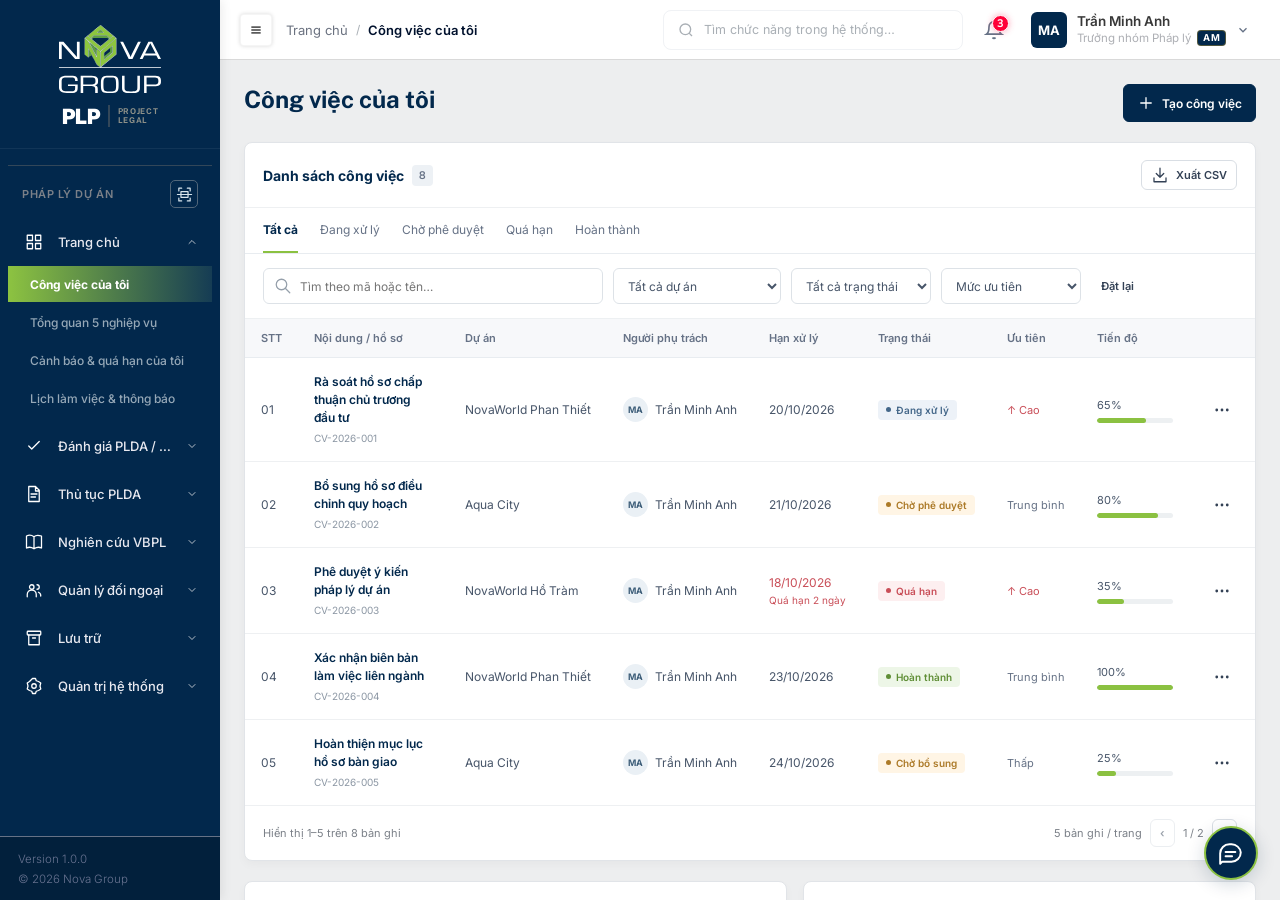
<file: index.html>
<!DOCTYPE html>
<html lang="vi">
<head>
  <meta charset="UTF-8">
  <meta name="viewport" content="width=device-width, initial-scale=1.0">
  <title>NovaGroup · PLP | Quản lý pháp lý dự án</title>
  
  <!-- Google Fonts: Inter, Public Sans, Nunito Sans -->
  <link rel="preconnect" href="https://fonts.googleapis.com">
  <link rel="preconnect" href="https://fonts.gstatic.com" crossorigin>
  <link href="https://fonts.googleapis.com/css2?family=Inter:wght@300;400;500;600;700;800&family=Nunito+Sans:wght@600;700;800&family=Public+Sans:wght@500;600;700;800&display=swap" rel="stylesheet">
  
  <!-- NVG Standard Layout CSS -->
  <link rel="stylesheet" href="./nvg-standard-layout 1.css">
  
  <style>
    /* Inline helper for interactive demo dropdowns */
    .nvg-dropdown-menu {
      position: absolute;
      top: 52px;
      right: 16px;
      width: 240px;
      background: #FFFFFF;
      border: 1px solid #E2E8F0;
      border-radius: 8px;
      box-shadow: 0 10px 25px -5px rgba(0, 0, 0, 0.1), 0 8px 10px -6px rgba(0, 0, 0, 0.05);
      display: none;
      flex-direction: column;
      padding: 6px 0;
      z-index: 200;
    }
    .nvg-dropdown-menu.show {
      display: flex;
    }
    .nvg-dropdown-header {
      padding: 8px 14px 4px;
      font-size: 11px;
      font-weight: 700;
      color: #94A3B8;
      text-transform: uppercase;
      letter-spacing: 0.5px;
    }
    .nvg-dropdown-item {
      padding: 8px 14px;
      font-size: 13px;
      color: #334155;
      text-decoration: none;
      display: flex;
      align-items: center;
      justify-content: space-between;
      cursor: pointer;
      transition: background 0.15s;
    }
    .nvg-dropdown-item:hover {
      background: #F1F5F9;
      color: #02284C;
    }
    .nvg-dropdown-item.active {
      font-weight: 600;
      color: #02284C;
      background: #EFF6FF;
    }
    .nvg-dropdown-divider {
      height: 1px;
      background: #E2E8F0;
      margin: 4px 0;
    }
  </style>
  <link rel="stylesheet" href="./plp.css?v=20261028-procedure-work">
</head>
<body>

  <!-- =====================================================================
       MASTER APP LAYOUT (LEFT + TOP + BOT + CLEAN MAIN CANVAS)
       ===================================================================== -->
  <div class="nvg-app-layout" id="nvgAppLayout">

    <!-- ===================================================================
         1. LEFT: STANDARD SIDEBAR (Slidebar_Expense - Width: 220px, #02284C)
         =================================================================== -->
    <aside class="nvg-sidebar" id="nvgSidebar">
      
      <!-- LOGO OMP / NovaGroup Brand Area (Figma Frame logo - Height: 149px, #02284C) -->
      <a href="#" class="nvg-sidebar-logo" title="NovaGroup Operations Management Platform">
        <svg class="nvg-logo-svg" width="102" height="68" viewBox="0 0 102 68" fill="none" xmlns="http://www.w3.org/2000/svg">
<path fill-rule="evenodd" clip-rule="evenodd" d="M41.4528 5.09034C41.2896 5.21474 39.168 6.95646 38.6376 7.41262H44.268C43.7376 6.95646 41.616 5.21474 41.4528 5.09034ZM29.988 16.9506C31.5384 19.8534 37.2504 30.3867 37.74 31.2575V25.203L36.0264 22.1343L29.988 16.9506ZM34.3128 13.011H48.4296L49.9392 14.1721C50.2248 13.9233 50.5104 13.716 50.7552 13.5086C49.2864 12.1816 47.8176 10.896 47.7768 10.8546H34.884C34.8432 10.896 33.4968 12.1401 32.1504 13.4257C32.436 13.6745 32.7216 13.9233 33.048 14.1721L34.3128 13.011ZM29.376 32.3357V24.1248L32.6808 30.2623L29.376 32.3357ZM51.0816 23.1295V26.4056L45.1656 31.2575V34.3263C45.6552 33.9116 53.4072 27.5253 53.5296 27.4423V21.0975C53.3664 21.2634 52.3464 22.0928 51.0816 23.1295Z" fill="#5F9E45"/>
<path fill-rule="evenodd" clip-rule="evenodd" d="M38.0254 31.9207C38.0254 31.9622 37.9846 32.0451 37.903 32.0866C37.8214 32.0866 37.7398 32.0866 37.7398 32.0037C37.7398 32.0037 29.335 16.4527 29.335 16.4112C29.2942 16.3697 29.2534 16.3283 29.1718 16.2868L25.8262 13.4254V29.474C25.9486 29.557 28.6414 31.7963 29.0902 32.1696V23.5025C29.0902 23.4195 29.131 23.378 29.2126 23.3366C29.2942 23.3366 29.335 23.378 29.3758 23.4195C29.3758 23.4195 37.9438 39.3852 37.9438 39.4267C37.9846 39.4682 40.7998 41.749 41.2078 42.1222C41.2078 41.5002 41.2486 26.82 41.2486 26.6541L38.0254 23.8757V31.9207ZM55.8958 14.006L52.387 17.0332C47.8582 20.9314 41.6158 26.2394 41.4526 26.3638L37.9846 23.378C35.4958 21.2216 32.1094 18.3188 29.539 16.1624L25.9486 13.0936C26.1934 12.8863 28.3966 11.0616 28.5598 10.9372C28.7638 11.1031 41.3302 21.429 41.3302 21.429C41.371 21.4705 41.4526 21.4705 41.5342 21.429C41.5342 21.429 54.1822 11.1446 54.3454 10.9787C54.5086 11.1031 56.7118 12.9278 56.9566 13.1351C56.9158 13.1351 56.5486 13.4669 55.8958 14.006ZM56.0998 14.2548C56.0998 14.2548 52.7542 17.1162 49.2454 20.102L41.6158 26.6541V42.0807C42.1054 41.666 56.9974 29.3911 57.1198 29.3082V13.4254C56.7526 13.7157 56.0998 14.2548 56.0998 14.2548ZM53.8558 27.5665V20.8069C53.8558 20.7655 53.815 20.6825 53.7334 20.6411C53.6926 20.5996 53.611 20.6411 53.5702 20.6825L44.9206 27.7738C44.8798 27.8153 44.8798 27.8567 44.8798 27.8982V34.6992C44.8798 34.7407 44.9206 34.8236 44.9614 34.8236C45.0022 34.8651 45.0838 34.8236 45.1246 34.8236L53.815 27.6909C53.815 27.6494 53.8558 27.6079 53.8558 27.5665ZM34.7206 10.6055C34.7614 10.564 34.8022 10.564 34.843 10.564H47.8174C47.8582 10.564 47.899 10.564 47.9398 10.6055C47.9398 10.6055 49.4902 11.974 50.9998 13.301C52.5502 12.0569 53.7742 11.0616 54.1822 10.7299C52.0198 8.9467 49.3678 6.79029 49.3678 6.79029C49.3678 6.79029 41.6158 0.486948 41.4526 0.32107C41.3302 0.404009 33.2926 7.03911 28.8454 10.6884C29.2534 11.0202 30.4366 11.974 31.9054 13.218C33.2926 11.9325 34.7206 10.6055 34.7206 10.6055ZM38.107 7.41233L41.371 4.75829C41.4526 4.71682 41.4934 4.71682 41.575 4.75829L44.839 7.41233C44.8798 7.4538 44.9206 7.53674 44.8798 7.57821C44.8798 7.66115 44.7982 7.70262 44.7166 7.70262H38.1886C38.107 7.70262 38.0662 7.66115 38.0254 7.57821C38.0254 7.53674 38.0254 7.49527 38.107 7.41233Z" fill="#8DC63F"/>
<path fill-rule="evenodd" clip-rule="evenodd" d="M38.1886 7.70262H44.7166C44.7982 7.70262 44.839 7.66147 44.8798 7.62C44.9206 7.53706 44.8798 7.49559 44.839 7.45412L41.575 4.80008C41.5342 4.75861 41.4526 4.75861 41.371 4.80008L38.107 7.45412C38.0662 7.49559 38.0254 7.57853 38.0662 7.62C38.0662 7.66147 38.107 7.70262 38.1886 7.70262ZM41.4528 5.09034C41.616 5.21474 43.7376 6.95646 44.268 7.41262H38.6376C39.168 6.95646 41.2896 5.21474 41.4528 5.09034ZM57.3238 12.9695C57.3646 12.9695 57.4054 13.0525 57.4054 13.094V29.2255C57.4054 29.2255 57.4054 29.4744 57.3646 29.4744L41.575 42.5372C41.5342 42.5787 41.5342 42.5787 41.4934 42.6202C41.4526 42.6616 41.371 42.6616 41.3302 42.6202L37.7806 39.6344C37.7806 39.5929 37.7398 39.5929 37.7398 39.5929C37.7398 39.5929 29.9879 25.1201 29.4575 24.0833V32.4187C29.4575 32.5016 29.4167 32.5431 29.3759 32.5431C29.3351 32.5846 29.2535 32.5846 29.2127 32.5431L25.6631 29.5988C25.6223 29.5573 25.6223 29.5158 25.6223 29.4744V13.011L41.4526 0.031102C41.4934 -0.0103673 41.6158 -0.0103673 41.6566 0.031102L57.3238 12.9695ZM41.4526 0.32107C41.6158 0.445478 49.327 6.79061 49.327 6.79061C49.327 6.79061 51.9382 8.94702 54.1414 10.7302C53.7334 11.062 52.5094 12.0572 50.959 13.3013C49.4494 11.9743 47.899 10.6058 47.899 10.6058C47.8582 10.5643 47.8174 10.5643 47.7766 10.5643H34.8023C34.7615 10.564 34.7207 10.564 34.6799 10.6058C34.6799 10.6058 33.2927 11.9328 31.8647 13.2598C30.3551 12.0158 29.2127 11.062 28.8047 10.7302C33.2927 7.0809 41.3302 0.445478 41.4526 0.32107ZM50.7142 13.5086C49.2454 12.1816 47.7766 10.9375 47.7358 10.8546L34.884 10.8546C34.8432 10.896 33.4968 12.1401 32.1504 13.4257C35.8632 16.4944 41.2894 20.9317 41.4526 21.0561C41.575 20.9731 46.9606 16.5774 50.7142 13.5086ZM41.2078 26.5715L38.0254 23.8345L38.0254 31.9207C38.0254 32.0037 37.9846 32.0451 37.903 32.0866C37.8214 32.0866 37.7806 32.0866 37.7398 32.0037C37.7398 32.0037 29.335 16.4527 29.335 16.4112C29.2942 16.3697 29.2534 16.3283 29.1718 16.2868L25.8262 13.4254V29.474C25.9486 29.557 28.6414 31.7963 29.0902 32.1696V23.5025C29.0902 23.4195 29.131 23.378 29.2126 23.3366C29.2942 23.3366 29.335 23.378 29.3758 23.4195C29.3758 23.4195 37.903 39.3852 37.9438 39.4267C37.9846 39.4682 40.7998 41.749 41.2078 42.1222L41.2078 26.5715ZM29.988 16.9506C31.5384 19.8534 37.2504 30.3867 37.74 31.2575L37.7398 23.5857L29.988 16.9506ZM41.4526 26.3638C41.575 26.2394 47.8582 20.9314 52.387 17.0332L55.8958 14.006C56.5486 13.4669 56.9158 13.1354 56.9566 13.094C56.7118 12.8866 54.5494 11.1034 54.3454 10.9375C54.1414 11.1034 41.5342 21.3878 41.5342 21.3878C41.4934 21.4293 41.4118 21.4293 41.3302 21.3878C41.3302 21.3878 28.7639 11.062 28.5599 10.8961C28.3967 11.0205 26.1935 12.8451 25.9487 13.0525L29.5391 16.1212C32.0687 18.3191 35.4551 21.222 37.9846 23.3369L41.4526 26.3638ZM57.079 29.3085V13.4672C56.7526 13.716 56.0998 14.2548 56.0998 14.2548C56.0998 14.2548 52.7542 17.1162 49.2454 20.102L41.6158 26.6541V42.0807C42.1054 41.666 56.9566 29.3914 57.079 29.3085ZM53.7334 20.6411C53.6926 20.5996 53.611 20.5999 53.5702 20.6414L44.9206 27.7738C44.8798 27.8153 44.8798 27.8567 44.8798 27.8982V34.6992C44.8798 34.7407 44.9206 34.8236 44.9614 34.8236C45.0022 34.8651 45.0838 34.8236 45.1246 34.8236L53.815 27.6909C53.8558 27.6494 53.8966 27.6082 53.8966 27.5668V20.8073C53.8558 20.7243 53.815 20.6411 53.7334 20.6411ZM53.5294 27.4838L53.5296 21.0975C53.04 21.4707 45.2878 27.8571 45.1654 27.94L45.1656 34.3263C45.6552 33.953 53.407 27.5668 53.5294 27.4838Z" fill="white"/>
<path fill-rule="evenodd" clip-rule="evenodd" d="M20.6448 16.7436V34.0363H16.1568L2.73359 18.9414V34.0363H0V16.7436H4.44719L17.9112 31.9628V16.7436H20.6448Z" fill="white"/>
<path fill-rule="evenodd" clip-rule="evenodd" d="M79.0297 16.7437H81.8857L73.4809 34.0365H69.6865L61.2001 16.7437H64.0561L70.3801 29.2675L70.9921 30.5945C71.2369 31.0922 71.4001 31.5483 71.5633 31.9215H71.6449C72.0121 31.0507 72.3793 30.1798 72.7873 29.2675L79.0297 16.7437Z" fill="white"/>
<path fill-rule="evenodd" clip-rule="evenodd" d="M97.3488 30.3872H85.3536L83.5176 34.0365H80.7025L89.3928 16.7437H93.1464L102 34.0365H99.1848L97.3488 30.3872ZM96.5736 28.3966L91.3104 18.3611L86.1288 28.3966H96.5736Z" fill="white"/>
<path d="M102 42.123H0.000184764V42.7036H102V42.123Z" fill="white"/>
<path d="M18.6865 59.4569V61.406C18.6865 65.6359 18.6865 67.9996 11.669 67.9996H7.79297C1.87698 67.9996 0.000184764 65.5529 0.000184764 62.5671V57.342C0.000184764 53.0706 1.18338 50.7898 8.11937 50.7898H12.4034C17.0137 50.7898 18.6457 52.2827 18.6457 54.8953C18.6457 55.2685 18.6457 55.5173 18.6457 55.8905H16.1161V55.1026C16.1161 54.2318 15.9529 52.5315 12.689 52.5315H7.18097C3.34578 52.5315 2.65218 53.6927 2.65218 57.0517V61.7792C2.65218 65.2626 3.67218 66.3408 7.50737 66.3408H11.9138C15.3818 66.3408 16.1161 65.2212 16.1161 63.4794V61.1157H8.97616V59.4569H18.6865Z" fill="white"/>
<path d="M96.3292 50.7902H85.1092V68H87.598V61.2405H95.3908C99.634 61.2405 101.96 60.0379 101.96 56.9691V55.7665C102 54.6054 102.204 50.7902 96.3292 50.7902ZM99.3484 56.6788C99.3484 58.7523 97.9204 59.5817 94.7788 59.5817H87.598V52.449H94.3708C99.1852 52.4075 99.43 53.3613 99.3484 56.6788Z" fill="white"/>
<path d="M52.0613 50.7902H49.4909C44.3093 50.7902 41.9021 51.4952 41.9021 58.0888V60.7014C41.9021 67.3365 44.2685 68 49.4909 68H52.0613C57.2429 68 59.6093 67.295 59.6093 60.7014V58.0888C59.6093 51.4537 57.2429 50.7902 52.0613 50.7902ZM57.0797 60.4526C57.0797 66.3827 55.9373 66.3827 51.6941 66.3827H49.8581C45.7373 66.3827 44.4317 66.3827 44.4317 60.4526V58.3376C44.4317 52.4075 45.5741 52.4075 49.8173 52.4075H51.6533C55.9373 52.4075 57.0389 52.4075 57.0389 58.3376V60.4526H57.0797Z" fill="white"/>
<path d="M80.9065 50.7902V63.231C80.9065 67.6268 77.3977 68 73.0729 68H70.8697C66.5449 68 63.0361 67.6268 63.0361 63.231V50.7902H65.5657V61.0331C65.5657 65.4289 65.5657 66.4242 71.1961 66.4242H72.7465C78.3769 66.4242 78.3769 65.4289 78.3769 61.0331V50.7902H80.9065Z" fill="white"/>
<path d="M39.0461 55.6421V55.3104C39.0461 53.6516 38.5973 50.7902 32.5589 50.7902H21.6654V68H24.1949V61.0331H31.3349C35.5781 61.0331 36.1901 62.2772 36.1901 63.7701V68H38.7605V63.4798C38.7605 60.9087 36.4349 60.2867 35.1293 60.2867C38.8421 59.7891 39.0461 58.545 39.0461 55.6421ZM36.4349 56.6374C36.4349 58.2132 35.5781 59.4573 32.0285 59.4573H24.2358V52.4904H32.7629C36.2717 52.4904 36.4349 54.1907 36.4349 55.7665V56.6374Z" fill="white"/>
</svg>
        <div class="nvg-omp-submark">
          <span class="nvg-omp-code">PLP</span>
          <div class="nvg-omp-pipe"></div>
          <div class="nvg-omp-labels">
            <span>PROJECT</span>
            <span>LEGAL</span>
          </div>
        </div>
      </a>

      <!-- SLIDE MENU LIST (REAL ESTATE SUB-SYSTEMS - FIGMA MATCH) -->
      <nav class="nvg-sidebar-menu" id="navigation" aria-label="Menu nghiệp vụ"></nav>

      <!-- SIDEBAR FOOTER (Frame 188 - Height: 64px, #02203C) -->
      <div class="nvg-sidebar-footer">
        <span class="nvg-version-text">Version 1.0.0</span>
        <span class="nvg-version-text">© 2026 Nova Group</span>
      </div>

    </aside>

    <!-- ===================================================================
         RIGHT CONTENT COLUMN (TOP HEADER + MAIN CANVAS + SYSTEM BOTBAR)
         =================================================================== -->
    <div class="nvg-main-wrapper">

      <!-- =================================================================
           2. TOP: STANDARD HEADER (HEADER - Height: 60px, #FFFFFF)
           ================================================================= -->
      <header class="nvg-header">
        
        <!-- Header Left: Sidebar Toggle (Hamburger) -->
        <div class="nvg-header-left">
          
          <!-- Toggle Button (Frame 28766 - 32x32px Hamburger) -->
          <button class="nvg-toggle-btn" id="sidebarToggleBtn" title="Thu gọn / Mở rộng Menu" onclick="toggleSidebar()">
            <svg viewBox="0 0 24 24"><line x1="4" y1="7" x2="20" y2="7"></line><line x1="4" y1="12" x2="20" y2="12"></line><line x1="4" y1="17" x2="20" y2="17"></line></svg>
          </button>
          <nav id="breadcrumb" class="nvg-breadcrumb" aria-label="Đường dẫn"></nav>
        </div>

        <!-- Header Right: Search, Notifications, Profile (Figma Match) -->
        <div class="nvg-header-right">
          
          <!-- Search Input Box (Figma exact placeholder) -->
          <div class="nvg-search-box">
            <div class="nvg-search-icon">
              <svg viewBox="0 0 24 24"><circle cx="11" cy="11" r="8"></circle><line x1="21" y1="21" x2="16.65" y2="16.65"></line></svg>
            </div>
            <input type="text" class="nvg-search-input" id="globalSearch" aria-label="Tìm kiếm chức năng" placeholder="Tìm chức năng trong hệ thống…" autocomplete="off">
          </div>

          <!-- Notification Bell with Red Badge ("6") -->
          <button class="nvg-noti-btn" title="Thông báo hệ thống" onclick="navigate('p04')">
            <svg viewBox="0 0 24 24"><path d="M18 8A6 6 0 0 0 6 8c0 7-3 9-3 9h18s-3-2-3-9"></path><path d="M13.73 21a2 2 0 0 1-3.46 0"></path></svg>
            <span class="nvg-noti-badge">3</span>
          </button>

          <!-- User Profile: Trần Minh Anh (Trưởng nhóm Pháp lý) -->
          <div class="nvg-user-profile" id="userProfileBtn" onclick="toggleProfileDropdown()">
            <div class="nvg-avatar" style="background: linear-gradient(135deg, #10B981, #047857);">
              <!-- User Initials or Avatar -->
              <span style="font-weight: 700; color: #FFFFFF;">MA</span>
            </div>
            <div class="nvg-user-info">
              <span class="nvg-user-name">Trần Minh Anh</span>
              <div class="nvg-user-role-row">
                <span class="nvg-user-role">Trưởng nhóm Pháp lý</span>
                <span class="nvg-am-badge">AM</span>
              </div>
            </div>
            <div class="nvg-user-chevron">
              <svg viewBox="0 0 24 24"><polyline points="6 9 12 15 18 9"></polyline></svg>
            </div>
          </div>

          <!-- AM Role Dropdown Menu (Interactive Simulation) -->
          <div class="nvg-dropdown-menu" id="profileDropdown">
            <div class="nvg-dropdown-header">Vai trò trình bày</div>
            <button class="nvg-dropdown-item btn ghost" onclick="switchAmRole('Trưởng nhóm Pháp lý')">Trưởng nhóm Pháp lý <span class="nvg-am-badge">AM</span></button>
            <button class="nvg-dropdown-item btn ghost" onclick="switchAmRole('Chuyên viên Pháp lý')">Chuyên viên Pháp lý</button>
            <button class="nvg-dropdown-item btn ghost" onclick="switchAmRole('Chuyên viên Lưu trữ')">Chuyên viên Lưu trữ</button>
            <div class="nvg-dropdown-divider"></div>
            <a class="nvg-dropdown-item" href="./login.html">Màn hình đăng nhập</a>
          </div>
      </header>

      <!-- =================================================================
           3. MAIN WORKSPACE CANVAS (CLEAN SHELL - CONTENT AGNOSTIC)
           ================================================================= -->
      <main class="nvg-main-canvas" id="mainCanvas"><div class="nvg-content-shell" id="workspace"></div></main>

    </div>

  </div>

  <div id="searchResults" class="search-results" hidden></div>
  <div id="overlay" class="overlay" hidden></div>
  <div id="toast" class="toast" role="status" hidden></div>
  <script src="./plp-data.js"></script>
  <script src="./plp.js?v=20261028-procedure-work"></script>
  <script src="./plp-scan.js?v=20261028-procedure-work"></script>
  <script src="./plp-research-data.js"></script>
  <script src="./plp-research.js"></script>
  <script src="./plp-archive-data.js"></script>
  <script src="./plp-archive.js"></script>
  <script src="./plp-external.js"></script>
  <script src="./plp-aqua-data.js"></script>
  <script src="./plp-aqua-chat.js"></script>
  <script src="./plp-ma.js?v=20261027-intake-assignment"></script>
  <script src="./plp-ma-reception.js?v=20261027-intake-assignment"></script>
  <script src="./plp-users.js"></script>
  <script src="./plp-procedures.js?v=20261028-procedure-work"></script>
</body>
</html>
</file>
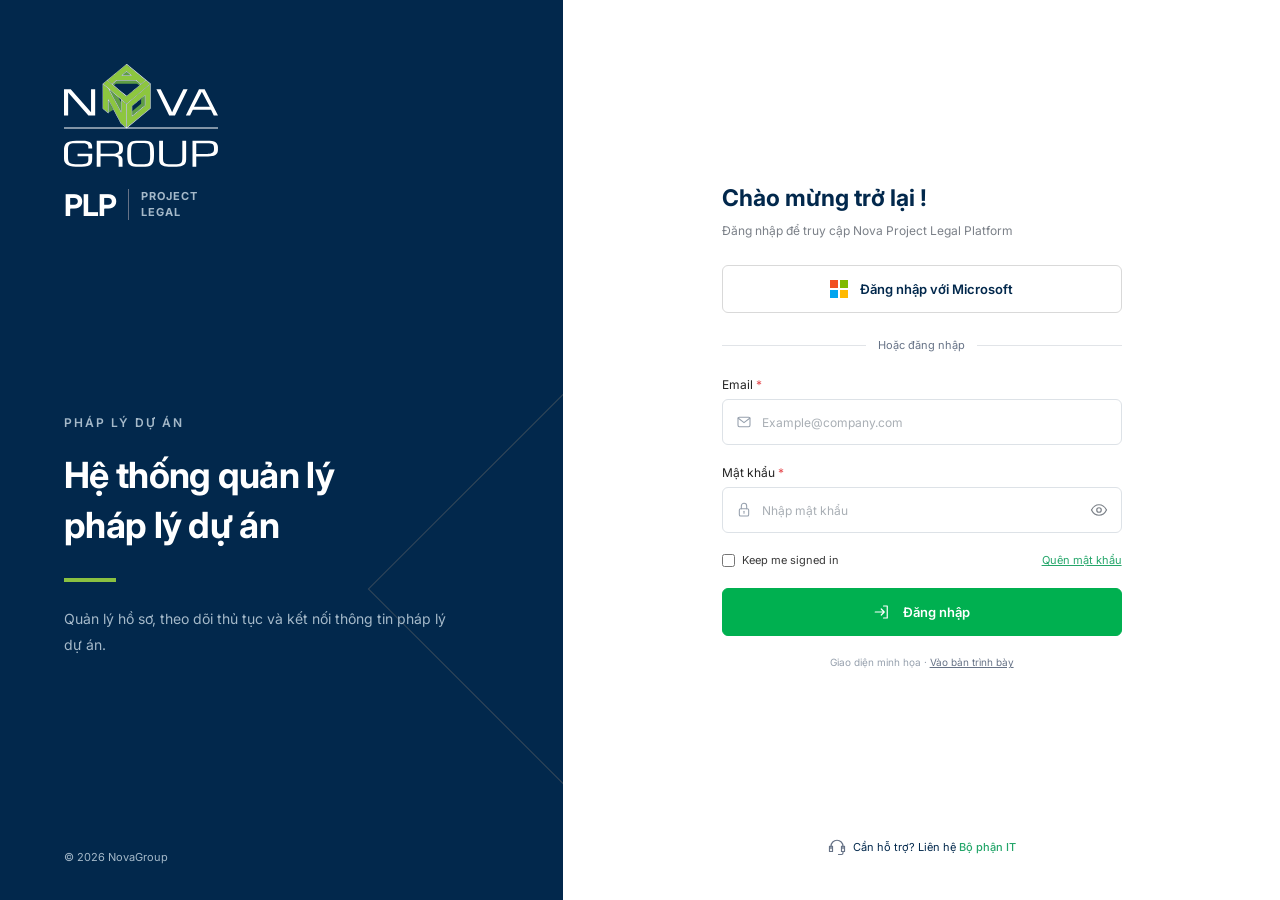
<file: login.html>
<!DOCTYPE html>
<html lang="vi"><head><meta charset="UTF-8"><meta name="viewport" content="width=device-width,initial-scale=1"><title>Đăng nhập | NovaGroup PLP</title><link rel="stylesheet" href="./nvg-standard-layout 1.css">
<style>
*{box-sizing:border-box}body{margin:0;background:#EDEEEF;color:#02284C;font-family:var(--nvg-font-sans);min-height:100dvh}.layout{min-height:100dvh;display:grid;grid-template-columns:44% 56%}.brand{background:#02284C;color:white;padding:64px 64px 36px;display:flex;flex-direction:column;position:relative;overflow:hidden}.logo svg{width:154px;height:auto;display:block}.submark{display:flex;gap:12px;align-items:center;margin-top:20px}.submark strong{font-size:30px;letter-spacing:-1px}.submark span{font-size:11px;line-height:1.4;font-weight:700;letter-spacing:1px;border-left:1px solid #667286;padding-left:12px;color:#A5B9C9}.brand-copy{margin:auto 0;padding:80px 0;max-width:400px;position:relative;z-index:1}.eyebrow{color:#A5B9C9;letter-spacing:2px;font-size:12px;font-weight:600;margin:0 0 20px}.brand-copy h2{font-size:36px;line-height:1.4;letter-spacing:-.7px;font-weight:700;margin:0}.accent{height:4px;width:52px;background:#8BC141;margin-top:28px}.description{font-size:14px;line-height:1.85;color:#A5B9C9;margin-top:24px}.brand-footer{font-size:11px;color:#A5B9C9}.brand:after{content:'';position:absolute;width:400px;height:400px;border:1px solid #334759;transform:rotate(45deg);right:-290px;bottom:110px}main{display:flex;align-items:center;justify-content:center;padding:60px 40px}.login{width:100%;max-width:420px;background:white;border:1px solid #DDE2E7;border-radius:8px;padding:40px}h1{font-size:27px;margin:0 0 12px;line-height:1.4}.intro{font-size:13px;line-height:1.8;color:#667286;margin:0 0 32px}.button{display:flex;align-items:center;justify-content:center;gap:12px;width:100%;min-height:48px;padding:12px 16px;border:1px solid #02284C;border-radius:5px;background:#02284C;color:white;font:600 13px var(--nvg-font-sans);text-decoration:none;cursor:pointer}.button:hover{background:#0B3C64}.button:focus-visible{outline:3px solid #8BC141;outline-offset:3px}.microsoft{display:grid;grid-template-columns:repeat(2,8px);gap:2px}.microsoft i{width:8px;height:8px;background:#F25022}.microsoft i:nth-child(2){background:#7FBA00}.microsoft i:nth-child(3){background:#00A4EF}.microsoft i:nth-child(4){background:#FFB900}.divider{display:flex;align-items:center;gap:12px;margin:24px 0;color:#667286;font-size:11px}.divider:before,.divider:after{content:'';height:1px;background:#E1E4E8;flex:1}.demo{color:#02284C;background:white;border-color:#DDE2E7}.demo:hover{background:#F4F8EE;border-color:#8BC141}.note{margin:24px 0 0;font-size:11px;line-height:1.8;color:#667286}.status{background:#F4F8EE;border-left:3px solid #8BC141;padding:12px;margin:16px 0 0;font-size:12px;line-height:1.7;color:#334759}.status[hidden]{display:none}.help{font-size:12px;color:#667286;margin-top:28px;line-height:1.8}.help strong{font-weight:600;color:#02284C}
@media(min-width:1600px){.brand{padding:80px 90px 40px}.brand-copy h2{font-size:42px}}@media(max-width:800px){.layout{grid-template-columns:1fr}.brand{padding:28px}.logo{display:flex;align-items:center;gap:24px}.logo svg{width:100px}.submark{margin:0}.submark strong{font-size:24px}.brand-copy{padding:28px 0 0;max-width:none}.brand-copy h2{font-size:23px}.eyebrow,.description,.brand-footer,.accent{display:none}main{padding:28px 20px;align-items:flex-start}.login{padding:28px;max-width:480px}.brand:after{display:none}}

/* Login form aligned with the supplied reference. */
main{background:#FFF;position:relative;padding-bottom:110px}.login{border:0;border-radius:0;padding:0;max-width:400px;background:transparent}h1{font-size:23px;margin-bottom:6px}.intro{font-size:12px;margin-bottom:24px;color:#7B8088}.button{min-height:48px;border-radius:6px}.microsoft-button{background:white;border-color:#D9D9D9;color:#02284C}.microsoft-button:hover{background:#F8FAFC}.divider{font-size:11px;color:#667286;margin:25px 0}.field{display:block;margin-bottom:20px}.field-label{display:block;font-size:12px;margin-bottom:7px;color:#242424}.required{color:#E5484D}.input-wrap{position:relative;display:flex;align-items:center}.input-wrap>svg{position:absolute;left:14px;width:16px;height:16px;color:#96A0AD;pointer-events:none}.input-wrap input{width:100%;height:46px;border:1px solid #DDE2E7;border-radius:6px;padding:0 42px 0 39px;font:12px var(--nvg-font-sans);color:#334155;background:white}.input-wrap input::placeholder{color:#A9AFB5}.input-wrap input:focus{outline:2px solid #8BC141;outline-offset:1px}.eye{position:absolute;right:6px;background:transparent;border:0;color:#7B8088;display:flex;padding:8px;cursor:pointer;border-radius:4px}.eye svg{width:18px;height:18px}.eye:focus-visible,.text-link:focus-visible{outline:2px solid #8BC141;outline-offset:2px}.options{display:flex;align-items:center;justify-content:space-between;gap:12px;font-size:11px;margin:0 0 21px;color:#383838}.remember{display:flex;align-items:center;gap:7px;cursor:pointer}.remember input{margin:0;width:13px;height:13px;accent-color:#00B050}.text-link{font:inherit;color:#24A66A;text-decoration:underline;background:none;border:0;padding:0;cursor:pointer}.submit{background:#00B050;border-color:#00B050}.submit:hover{background:#009A46;border-color:#009A46}.submit svg{width:18px;height:18px}.support{position:absolute;bottom:44px;left:24px;right:24px;display:flex;justify-content:center;align-items:center;gap:7px;font-size:11px;color:#02284C}.support svg{width:18px;height:18px;color:#667286}.support strong{font-weight:500;color:#24A66A}.preview-link{font-size:10px;text-align:center;color:#96A0AD;margin-top:20px}.preview-link a{color:#667286}.status{font-size:11px}.login-form{margin:0}
@media(max-width:800px){main{padding:42px 28px 105px;min-height:650px}.login{max-width:400px}.support{bottom:28px}.brand-copy{padding-top:18px}.brand-copy h2{font-size:20px}}

.reset-view[hidden],.login[hidden]{display:none}.reset-view{width:100%;max-width:400px;background:#FFF;border:1px solid #E8ECF0;border-radius:12px;padding:30px}.reset-back{border:0;background:none;color:#5479D9;font:12px var(--nvg-font-sans);padding:0;margin-bottom:22px;cursor:pointer}.reset-view h1{font-size:22px;margin-bottom:22px}.reset-view h2{font-size:12px;color:#334155;margin:22px 0 10px}.reset-view p{font-size:12px;line-height:1.85;color:#7B8088}.reset-view .field{margin-bottom:14px}.reset-view .input-wrap input{padding-left:12px}.reset-view .step{font-size:12px;color:#334155;font-weight:600;margin:0 0 16px}.reset-success{border-left:3px solid #00B050;background:#F0FAF4;padding:12px;margin-top:18px}.reset-success[hidden]{display:none}.reset-success p{margin:0;color:#334155}.reset-success strong{overflow-wrap:anywhere}.reset-view .reset-note{font-size:10px;color:#96A0AD;margin:20px 0 0}.reset-back:focus-visible{outline:2px solid #8BC141;outline-offset:4px}

.password-rules{list-style:none;padding:0;margin:16px 0 22px;font-size:11px;color:#7B8088;line-height:1.8}.password-rules li{margin:6px 0;display:flex;gap:8px}.password-rules li:before{content:'○';font-weight:700}.password-rules li.valid{color:#249A51}.password-rules li.valid:before{content:'✓'}.reset-view .reset-intro{color:#57972B;font-weight:500}.password-error{font-size:11px;color:#D64550;line-height:1.7;margin:12px 0}.password-error[hidden]{display:none}.password-done{text-align:center;padding:16px 0}.password-done[hidden]{display:none}.success-icon{display:flex;width:48px;height:48px;border-radius:50%;background:#EAF7EF;color:#00B050;align-items:center;justify-content:center;font-size:26px;margin:0 auto 20px}.reset-success .button{margin-top:12px;font-size:11px;min-height:38px}.reset-view .eye{font-size:11px}
</style></head><body><div class="layout"><aside class="brand" aria-label="NovaGroup Project Legal"><div class="logo"><svg class="nvg-logo-svg" width="102" height="68" viewBox="0 0 102 68" fill="none" xmlns="http://www.w3.org/2000/svg">
<path fill-rule="evenodd" clip-rule="evenodd" d="M41.4528 5.09034C41.2896 5.21474 39.168 6.95646 38.6376 7.41262H44.268C43.7376 6.95646 41.616 5.21474 41.4528 5.09034ZM29.988 16.9506C31.5384 19.8534 37.2504 30.3867 37.74 31.2575V25.203L36.0264 22.1343L29.988 16.9506ZM34.3128 13.011H48.4296L49.9392 14.1721C50.2248 13.9233 50.5104 13.716 50.7552 13.5086C49.2864 12.1816 47.8176 10.896 47.7768 10.8546H34.884C34.8432 10.896 33.4968 12.1401 32.1504 13.4257C32.436 13.6745 32.7216 13.9233 33.048 14.1721L34.3128 13.011ZM29.376 32.3357V24.1248L32.6808 30.2623L29.376 32.3357ZM51.0816 23.1295V26.4056L45.1656 31.2575V34.3263C45.6552 33.9116 53.4072 27.5253 53.5296 27.4423V21.0975C53.3664 21.2634 52.3464 22.0928 51.0816 23.1295Z" fill="#5F9E45"/>
<path fill-rule="evenodd" clip-rule="evenodd" d="M38.0254 31.9207C38.0254 31.9622 37.9846 32.0451 37.903 32.0866C37.8214 32.0866 37.7398 32.0866 37.7398 32.0037C37.7398 32.0037 29.335 16.4527 29.335 16.4112C29.2942 16.3697 29.2534 16.3283 29.1718 16.2868L25.8262 13.4254V29.474C25.9486 29.557 28.6414 31.7963 29.0902 32.1696V23.5025C29.0902 23.4195 29.131 23.378 29.2126 23.3366C29.2942 23.3366 29.335 23.378 29.3758 23.4195C29.3758 23.4195 37.9438 39.3852 37.9438 39.4267C37.9846 39.4682 40.7998 41.749 41.2078 42.1222C41.2078 41.5002 41.2486 26.82 41.2486 26.6541L38.0254 23.8757V31.9207ZM55.8958 14.006L52.387 17.0332C47.8582 20.9314 41.6158 26.2394 41.4526 26.3638L37.9846 23.378C35.4958 21.2216 32.1094 18.3188 29.539 16.1624L25.9486 13.0936C26.1934 12.8863 28.3966 11.0616 28.5598 10.9372C28.7638 11.1031 41.3302 21.429 41.3302 21.429C41.371 21.4705 41.4526 21.4705 41.5342 21.429C41.5342 21.429 54.1822 11.1446 54.3454 10.9787C54.5086 11.1031 56.7118 12.9278 56.9566 13.1351C56.9158 13.1351 56.5486 13.4669 55.8958 14.006ZM56.0998 14.2548C56.0998 14.2548 52.7542 17.1162 49.2454 20.102L41.6158 26.6541V42.0807C42.1054 41.666 56.9974 29.3911 57.1198 29.3082V13.4254C56.7526 13.7157 56.0998 14.2548 56.0998 14.2548ZM53.8558 27.5665V20.8069C53.8558 20.7655 53.815 20.6825 53.7334 20.6411C53.6926 20.5996 53.611 20.6411 53.5702 20.6825L44.9206 27.7738C44.8798 27.8153 44.8798 27.8567 44.8798 27.8982V34.6992C44.8798 34.7407 44.9206 34.8236 44.9614 34.8236C45.0022 34.8651 45.0838 34.8236 45.1246 34.8236L53.815 27.6909C53.815 27.6494 53.8558 27.6079 53.8558 27.5665ZM34.7206 10.6055C34.7614 10.564 34.8022 10.564 34.843 10.564H47.8174C47.8582 10.564 47.899 10.564 47.9398 10.6055C47.9398 10.6055 49.4902 11.974 50.9998 13.301C52.5502 12.0569 53.7742 11.0616 54.1822 10.7299C52.0198 8.9467 49.3678 6.79029 49.3678 6.79029C49.3678 6.79029 41.6158 0.486948 41.4526 0.32107C41.3302 0.404009 33.2926 7.03911 28.8454 10.6884C29.2534 11.0202 30.4366 11.974 31.9054 13.218C33.2926 11.9325 34.7206 10.6055 34.7206 10.6055ZM38.107 7.41233L41.371 4.75829C41.4526 4.71682 41.4934 4.71682 41.575 4.75829L44.839 7.41233C44.8798 7.4538 44.9206 7.53674 44.8798 7.57821C44.8798 7.66115 44.7982 7.70262 44.7166 7.70262H38.1886C38.107 7.70262 38.0662 7.66115 38.0254 7.57821C38.0254 7.53674 38.0254 7.49527 38.107 7.41233Z" fill="#8DC63F"/>
<path fill-rule="evenodd" clip-rule="evenodd" d="M38.1886 7.70262H44.7166C44.7982 7.70262 44.839 7.66147 44.8798 7.62C44.9206 7.53706 44.8798 7.49559 44.839 7.45412L41.575 4.80008C41.5342 4.75861 41.4526 4.75861 41.371 4.80008L38.107 7.45412C38.0662 7.49559 38.0254 7.57853 38.0662 7.62C38.0662 7.66147 38.107 7.70262 38.1886 7.70262ZM41.4528 5.09034C41.616 5.21474 43.7376 6.95646 44.268 7.41262H38.6376C39.168 6.95646 41.2896 5.21474 41.4528 5.09034ZM57.3238 12.9695C57.3646 12.9695 57.4054 13.0525 57.4054 13.094V29.2255C57.4054 29.2255 57.4054 29.4744 57.3646 29.4744L41.575 42.5372C41.5342 42.5787 41.5342 42.5787 41.4934 42.6202C41.4526 42.6616 41.371 42.6616 41.3302 42.6202L37.7806 39.6344C37.7806 39.5929 37.7398 39.5929 37.7398 39.5929C37.7398 39.5929 29.9879 25.1201 29.4575 24.0833V32.4187C29.4575 32.5016 29.4167 32.5431 29.3759 32.5431C29.3351 32.5846 29.2535 32.5846 29.2127 32.5431L25.6631 29.5988C25.6223 29.5573 25.6223 29.5158 25.6223 29.4744V13.011L41.4526 0.031102C41.4934 -0.0103673 41.6158 -0.0103673 41.6566 0.031102L57.3238 12.9695ZM41.4526 0.32107C41.6158 0.445478 49.327 6.79061 49.327 6.79061C49.327 6.79061 51.9382 8.94702 54.1414 10.7302C53.7334 11.062 52.5094 12.0572 50.959 13.3013C49.4494 11.9743 47.899 10.6058 47.899 10.6058C47.8582 10.5643 47.8174 10.5643 47.7766 10.5643H34.8023C34.7615 10.564 34.7207 10.564 34.6799 10.6058C34.6799 10.6058 33.2927 11.9328 31.8647 13.2598C30.3551 12.0158 29.2127 11.062 28.8047 10.7302C33.2927 7.0809 41.3302 0.445478 41.4526 0.32107ZM50.7142 13.5086C49.2454 12.1816 47.7766 10.9375 47.7358 10.8546L34.884 10.8546C34.8432 10.896 33.4968 12.1401 32.1504 13.4257C35.8632 16.4944 41.2894 20.9317 41.4526 21.0561C41.575 20.9731 46.9606 16.5774 50.7142 13.5086ZM41.2078 26.5715L38.0254 23.8345L38.0254 31.9207C38.0254 32.0037 37.9846 32.0451 37.903 32.0866C37.8214 32.0866 37.7806 32.0866 37.7398 32.0037C37.7398 32.0037 29.335 16.4527 29.335 16.4112C29.2942 16.3697 29.2534 16.3283 29.1718 16.2868L25.8262 13.4254V29.474C25.9486 29.557 28.6414 31.7963 29.0902 32.1696V23.5025C29.0902 23.4195 29.131 23.378 29.2126 23.3366C29.2942 23.3366 29.335 23.378 29.3758 23.4195C29.3758 23.4195 37.903 39.3852 37.9438 39.4267C37.9846 39.4682 40.7998 41.749 41.2078 42.1222L41.2078 26.5715ZM29.988 16.9506C31.5384 19.8534 37.2504 30.3867 37.74 31.2575L37.7398 23.5857L29.988 16.9506ZM41.4526 26.3638C41.575 26.2394 47.8582 20.9314 52.387 17.0332L55.8958 14.006C56.5486 13.4669 56.9158 13.1354 56.9566 13.094C56.7118 12.8866 54.5494 11.1034 54.3454 10.9375C54.1414 11.1034 41.5342 21.3878 41.5342 21.3878C41.4934 21.4293 41.4118 21.4293 41.3302 21.3878C41.3302 21.3878 28.7639 11.062 28.5599 10.8961C28.3967 11.0205 26.1935 12.8451 25.9487 13.0525L29.5391 16.1212C32.0687 18.3191 35.4551 21.222 37.9846 23.3369L41.4526 26.3638ZM57.079 29.3085V13.4672C56.7526 13.716 56.0998 14.2548 56.0998 14.2548C56.0998 14.2548 52.7542 17.1162 49.2454 20.102L41.6158 26.6541V42.0807C42.1054 41.666 56.9566 29.3914 57.079 29.3085ZM53.7334 20.6411C53.6926 20.5996 53.611 20.5999 53.5702 20.6414L44.9206 27.7738C44.8798 27.8153 44.8798 27.8567 44.8798 27.8982V34.6992C44.8798 34.7407 44.9206 34.8236 44.9614 34.8236C45.0022 34.8651 45.0838 34.8236 45.1246 34.8236L53.815 27.6909C53.8558 27.6494 53.8966 27.6082 53.8966 27.5668V20.8073C53.8558 20.7243 53.815 20.6411 53.7334 20.6411ZM53.5294 27.4838L53.5296 21.0975C53.04 21.4707 45.2878 27.8571 45.1654 27.94L45.1656 34.3263C45.6552 33.953 53.407 27.5668 53.5294 27.4838Z" fill="white"/>
<path fill-rule="evenodd" clip-rule="evenodd" d="M20.6448 16.7436V34.0363H16.1568L2.73359 18.9414V34.0363H0V16.7436H4.44719L17.9112 31.9628V16.7436H20.6448Z" fill="white"/>
<path fill-rule="evenodd" clip-rule="evenodd" d="M79.0297 16.7437H81.8857L73.4809 34.0365H69.6865L61.2001 16.7437H64.0561L70.3801 29.2675L70.9921 30.5945C71.2369 31.0922 71.4001 31.5483 71.5633 31.9215H71.6449C72.0121 31.0507 72.3793 30.1798 72.7873 29.2675L79.0297 16.7437Z" fill="white"/>
<path fill-rule="evenodd" clip-rule="evenodd" d="M97.3488 30.3872H85.3536L83.5176 34.0365H80.7025L89.3928 16.7437H93.1464L102 34.0365H99.1848L97.3488 30.3872ZM96.5736 28.3966L91.3104 18.3611L86.1288 28.3966H96.5736Z" fill="white"/>
<path d="M102 42.123H0.000184764V42.7036H102V42.123Z" fill="white"/>
<path d="M18.6865 59.4569V61.406C18.6865 65.6359 18.6865 67.9996 11.669 67.9996H7.79297C1.87698 67.9996 0.000184764 65.5529 0.000184764 62.5671V57.342C0.000184764 53.0706 1.18338 50.7898 8.11937 50.7898H12.4034C17.0137 50.7898 18.6457 52.2827 18.6457 54.8953C18.6457 55.2685 18.6457 55.5173 18.6457 55.8905H16.1161V55.1026C16.1161 54.2318 15.9529 52.5315 12.689 52.5315H7.18097C3.34578 52.5315 2.65218 53.6927 2.65218 57.0517V61.7792C2.65218 65.2626 3.67218 66.3408 7.50737 66.3408H11.9138C15.3818 66.3408 16.1161 65.2212 16.1161 63.4794V61.1157H8.97616V59.4569H18.6865Z" fill="white"/>
<path d="M96.3292 50.7902H85.1092V68H87.598V61.2405H95.3908C99.634 61.2405 101.96 60.0379 101.96 56.9691V55.7665C102 54.6054 102.204 50.7902 96.3292 50.7902ZM99.3484 56.6788C99.3484 58.7523 97.9204 59.5817 94.7788 59.5817H87.598V52.449H94.3708C99.1852 52.4075 99.43 53.3613 99.3484 56.6788Z" fill="white"/>
<path d="M52.0613 50.7902H49.4909C44.3093 50.7902 41.9021 51.4952 41.9021 58.0888V60.7014C41.9021 67.3365 44.2685 68 49.4909 68H52.0613C57.2429 68 59.6093 67.295 59.6093 60.7014V58.0888C59.6093 51.4537 57.2429 50.7902 52.0613 50.7902ZM57.0797 60.4526C57.0797 66.3827 55.9373 66.3827 51.6941 66.3827H49.8581C45.7373 66.3827 44.4317 66.3827 44.4317 60.4526V58.3376C44.4317 52.4075 45.5741 52.4075 49.8173 52.4075H51.6533C55.9373 52.4075 57.0389 52.4075 57.0389 58.3376V60.4526H57.0797Z" fill="white"/>
<path d="M80.9065 50.7902V63.231C80.9065 67.6268 77.3977 68 73.0729 68H70.8697C66.5449 68 63.0361 67.6268 63.0361 63.231V50.7902H65.5657V61.0331C65.5657 65.4289 65.5657 66.4242 71.1961 66.4242H72.7465C78.3769 66.4242 78.3769 65.4289 78.3769 61.0331V50.7902H80.9065Z" fill="white"/>
<path d="M39.0461 55.6421V55.3104C39.0461 53.6516 38.5973 50.7902 32.5589 50.7902H21.6654V68H24.1949V61.0331H31.3349C35.5781 61.0331 36.1901 62.2772 36.1901 63.7701V68H38.7605V63.4798C38.7605 60.9087 36.4349 60.2867 35.1293 60.2867C38.8421 59.7891 39.0461 58.545 39.0461 55.6421ZM36.4349 56.6374C36.4349 58.2132 35.5781 59.4573 32.0285 59.4573H24.2358V52.4904H32.7629C36.2717 52.4904 36.4349 54.1907 36.4349 55.7665V56.6374Z" fill="white"/>
</svg><div class="submark"><strong>PLP</strong><span>PROJECT<br>LEGAL</span></div></div><div class="brand-copy"><p class="eyebrow">PHÁP LÝ DỰ ÁN</p><h2>Hệ thống quản lý<br>pháp lý dự án</h2><div class="accent"></div><p class="description">Quản lý hồ sơ, theo dõi thủ tục và kết nối thông tin pháp lý dự án.</p></div><div class="brand-footer">© 2026 NovaGroup</div></aside><main><section class="login" aria-labelledby="loginTitle"><h1 id="loginTitle">Chào mừng trở lại !</h1><p class="intro">Đăng nhập để truy cập Nova Project Legal Platform</p><button type="button" class="button microsoft-button" id="microsoftLogin"><span class="microsoft" aria-hidden="true"><i></i><i></i><i></i><i></i></span>Đăng nhập với Microsoft</button><div class="divider">Hoặc đăng nhập</div><form class="login-form" id="loginForm"><label class="field"><span class="field-label">Email <span class="required">*</span></span><span class="input-wrap"><svg viewBox="0 0 24 24" fill="none" stroke="currentColor" stroke-width="1.6" stroke-linecap="round" stroke-linejoin="round" aria-hidden="true"><rect x="3" y="5" width="18" height="14" rx="2"/><path d="m3 6 9 7 9-7"/></svg><input type="email" id="email" name="email" placeholder="Example@company.com" autocomplete="username" required></span></label><label class="field"><span class="field-label">Mật khẩu <span class="required">*</span></span><span class="input-wrap"><svg viewBox="0 0 24 24" fill="none" stroke="currentColor" stroke-width="1.6" stroke-linecap="round" stroke-linejoin="round" aria-hidden="true"><rect x="5" y="10" width="14" height="11" rx="2"/><path d="M8 10V6a4 4 0 0 1 8 0v4"/><path d="M12 14v3"/></svg><input type="password" id="password" name="password" placeholder="Nhập mật khẩu" autocomplete="current-password" required><button type="button" class="eye" id="togglePassword" aria-label="Hiện mật khẩu" aria-pressed="false"><svg viewBox="0 0 24 24" fill="none" stroke="currentColor" stroke-width="1.6" stroke-linecap="round" stroke-linejoin="round" aria-hidden="true"><path d="M2 12s3.5-7 10-7 10 7 10 7-3.5 7-10 7S2 12 2 12Z"/><circle cx="12" cy="12" r="3"/></svg></button></span></label><div class="options"><label class="remember"><input type="checkbox" id="remember">Keep me signed in</label><button type="button" class="text-link" id="forgotPassword">Quên mật khẩu</button></div><button type="submit" class="button submit"><svg viewBox="0 0 24 24" fill="none" stroke="currentColor" stroke-width="1.6" stroke-linecap="round" stroke-linejoin="round" aria-hidden="true"><path d="M14 4h5v16h-5M3 12h12m-4-4 4 4-4 4"/></svg>Đăng nhập</button></form><p class="status" id="loginStatus" role="status" hidden></p><p class="preview-link">Giao diện minh họa · <a href="./index.html#p01">Vào bản trình bày</a></p></section><section class="reset-view" id="resetView" aria-labelledby="resetTitle" hidden><button type="button" class="reset-back" id="backToLogin">← Trở lại</button><h1 id="resetTitle" tabindex="-1">Quên mật khẩu</h1><p class="step">Bước 1: Nhập email</p><form id="resetForm"><label class="field"><span class="field-label">Email <span class="required">*</span></span><span class="input-wrap"><input type="email" id="resetEmail" name="resetEmail" placeholder="Nhập email" autocomplete="email" required></span></label><button type="submit" class="button submit" id="sendReset">Gửi yêu cầu</button></form><div class="reset-success" id="resetSuccess" role="status" hidden><p>Đã mô phỏng gửi hướng dẫn đặt lại mật khẩu đến <strong id="resetEmailSent"></strong>.</p><button type="button" class="button submit" id="openNewPassword">Mở liên kết đặt lại mật khẩu (minh họa)</button></div><h2>Bước 2: Kiểm tra email</h2><p>Một email hướng dẫn đặt lại mật khẩu sẽ được gửi đến địa chỉ email bạn đã cung cấp. Vui lòng kiểm tra hộp thư đến và cả thư mục spam/thư rác để xem email từ NovaGroup.</p><p>Nếu bạn không nhận được email trong vòng vài phút, vui lòng thử lại hoặc liên hệ với bộ phận hỗ trợ của chúng tôi qua địa chỉ <strong>Bộ phận IT</strong>.</p><p class="reset-note">Chức năng minh họa, không gửi email thực tế.</p></section><section class="reset-view" id="newPasswordView" aria-labelledby="newPasswordTitle" hidden><div id="newPasswordContent"><button type="button" class="reset-back" id="backToEmail">← Trở lại</button><h1 id="newPasswordTitle" tabindex="-1">Thiết lập mật khẩu của bạn</h1><p class="reset-intro">Vui lòng tạo mật khẩu mới để truy cập tài khoản của bạn.</p><ul class="password-rules" aria-label="Yêu cầu mật khẩu"><li id="ruleLength">Phải có độ dài từ 8 đến 15 ký tự</li><li id="ruleMixed">Có ít nhất 1 chữ hoa (A–Z), 1 chữ thường (a–z) và 1 chữ số (0–9)</li><li id="ruleSpecial">Có ít nhất 1 ký tự đặc biệt: ! @ # $ % ^ &amp; *</li></ul><form id="newPasswordForm" novalidate><label class="field"><span class="field-label">Mật khẩu mới <span class="required">*</span></span><span class="input-wrap"><input type="password" id="newPassword" placeholder="Nhập mật khẩu" autocomplete="new-password" required aria-describedby="passwordError"><button type="button" class="eye" data-password="newPassword" aria-label="Hiện mật khẩu mới" aria-pressed="false">Hiện</button></span></label><label class="field"><span class="field-label">Xác nhận lại mật khẩu <span class="required">*</span></span><span class="input-wrap"><input type="password" id="confirmPassword" placeholder="Nhập lại mật khẩu" autocomplete="new-password" required aria-describedby="passwordError"><button type="button" class="eye" data-password="confirmPassword" aria-label="Hiện mật khẩu xác nhận" aria-pressed="false">Hiện</button></span></label><p class="password-error" id="passwordError" role="alert" hidden></p><button type="submit" class="button submit">Đặt lại mật khẩu</button></form><p class="reset-note">Chức năng minh họa, không thay đổi mật khẩu tài khoản thực tế.</p></div><div class="password-done" id="passwordDone" hidden><div class="success-icon" aria-hidden="true">✓</div><h1 id="passwordDoneTitle" tabindex="-1">Đặt lại mật khẩu thành công</h1><p>Bạn đã hoàn tất luồng đặt lại mật khẩu minh họa.</p><button type="button" class="button submit" id="returnToLogin">Trở về đăng nhập</button></div></section><div class="support"><svg viewBox="0 0 24 24" fill="none" stroke="currentColor" stroke-width="1.6" stroke-linecap="round" stroke-linejoin="round" aria-hidden="true"><path d="M4 14v-3a8 8 0 0 1 16 0v3M4 11H2v7h4v-7Zm16 0h2v7h-4v-7ZM20 18v2a2 2 0 0 1-2 2h-4"/></svg><span>Cần hỗ trợ? Liên hệ <strong>Bộ phận IT</strong></span></div></main></div><script>
const status=document.getElementById('loginStatus');
function showStatus(message){status.textContent=message;status.hidden=false}
document.getElementById('microsoftLogin').addEventListener('click',()=>showStatus('Đăng nhập Microsoft chưa được kết nối. Chọn “Vào bản trình bày” để xem hệ thống.'));
document.getElementById('togglePassword').addEventListener('click',function(){const input=document.getElementById('password');const visible=input.type==='password';input.type=visible?'text':'password';this.setAttribute('aria-pressed',String(visible));this.setAttribute('aria-label',visible?'Ẩn mật khẩu':'Hiện mật khẩu')});
const loginView=document.querySelector('.login');
const resetView=document.getElementById('resetView');
document.getElementById('forgotPassword').addEventListener('click',()=>{loginView.hidden=true;resetView.hidden=false;document.getElementById('password').value='';document.getElementById('resetEmail').value=document.getElementById('email').value;document.getElementById('resetSuccess').hidden=true;document.getElementById('sendReset').textContent='Gửi yêu cầu';document.title='Quên mật khẩu | NovaGroup PLP';document.getElementById('resetEmail').focus()});
document.getElementById('backToLogin').addEventListener('click',()=>{resetView.hidden=true;loginView.hidden=false;document.title='Đăng nhập | NovaGroup PLP';document.getElementById('forgotPassword').focus()});
document.getElementById('resetForm').addEventListener('submit',event=>{event.preventDefault();document.getElementById('resetEmailSent').textContent=document.getElementById('resetEmail').value.trim();document.getElementById('resetSuccess').hidden=false;document.getElementById('sendReset').textContent='Gửi lại yêu cầu'});
document.getElementById('loginForm').addEventListener('submit',event=>{event.preventDefault();document.getElementById('password').value='';showStatus('Đây là giao diện minh họa, chưa kết nối xác thực tài khoản. Chọn “Vào bản trình bày” để tiếp tục.')});

const newPasswordView=document.getElementById('newPasswordView');
const newPassword=document.getElementById('newPassword');
const confirmPassword=document.getElementById('confirmPassword');
const passwordError=document.getElementById('passwordError');
function passwordRules(){const v=newPassword.value;return [v.length>=8&&v.length<=15,/[A-Z]/.test(v)&&/[a-z]/.test(v)&&/[0-9]/.test(v),/[!@#$%^&*]/.test(v)]}
function updateRules(){const rules=passwordRules();['ruleLength','ruleMixed','ruleSpecial'].forEach((id,i)=>document.getElementById(id).classList.toggle('valid',rules[i]));passwordError.hidden=true;newPassword.removeAttribute('aria-invalid');confirmPassword.removeAttribute('aria-invalid')}
newPassword.addEventListener('input',updateRules);confirmPassword.addEventListener('input',()=>{passwordError.hidden=true;confirmPassword.removeAttribute('aria-invalid')});
document.getElementById('openNewPassword').addEventListener('click',()=>{resetView.hidden=true;newPasswordView.hidden=false;document.getElementById('newPasswordContent').hidden=false;document.getElementById('passwordDone').hidden=true;document.getElementById('newPasswordForm').reset();updateRules();document.title='Đặt lại mật khẩu | NovaGroup PLP';newPassword.focus()});
document.getElementById('backToEmail').addEventListener('click',()=>{newPasswordView.hidden=true;resetView.hidden=false;document.getElementById('newPasswordForm').reset();document.title='Quên mật khẩu | NovaGroup PLP';document.getElementById('openNewPassword').focus()});
document.querySelectorAll('[data-password]').forEach(button=>button.addEventListener('click',()=>{const input=document.getElementById(button.dataset.password);const visible=input.type==='password';input.type=visible?'text':'password';button.textContent=visible?'Ẩn':'Hiện';button.setAttribute('aria-pressed',String(visible));button.setAttribute('aria-label',(visible?'Ẩn':'Hiện')+(input===newPassword?' mật khẩu mới':' mật khẩu xác nhận'))}));
document.getElementById('newPasswordForm').addEventListener('submit',event=>{event.preventDefault();if(!passwordRules().every(Boolean)){passwordError.textContent='Mật khẩu mới chưa đáp ứng đủ các yêu cầu ở trên.';passwordError.hidden=false;newPassword.setAttribute('aria-invalid','true');newPassword.focus();return}if(newPassword.value!==confirmPassword.value){passwordError.textContent='Mật khẩu xác nhận chưa trùng khớp. Vui lòng nhập lại.';passwordError.hidden=false;confirmPassword.setAttribute('aria-invalid','true');confirmPassword.focus();return}document.getElementById('newPasswordForm').reset();document.getElementById('newPasswordContent').hidden=true;document.getElementById('passwordDone').hidden=false;document.getElementById('passwordDoneTitle').focus()});
document.getElementById('returnToLogin').addEventListener('click',()=>{newPasswordView.hidden=true;loginView.hidden=false;document.getElementById('password').value='';document.getElementById('email').value=document.getElementById('resetEmail').value;status.hidden=true;document.title='Đăng nhập | NovaGroup PLP';document.getElementById('password').focus()});
</script></body></html>
</file>
<file: nvg-standard-layout 1.css>
/**
 * ==============================================================================
 * NOVAGROUP STANDARD UI DESIGN SYSTEM & LAYOUT SHELL
 * Version: 1.0.0 (2026 Baseline)
 * Based on Figma Blueprint: OMP & NVG Enterprise Standard Layout
 * 
 * Elements Included:
 *   - Left: Standard Sidebar (220px, #02284C) with Logo, Slide Menu, Submenu & Footer
 *   - Top:  Standard Header (60px, #FFFFFF) with Toggle, Breadcrumbs, Search, Noti, Profile & AM
 *   - Bot:  Sidebar Footer (64px, #02203C) + System Bottom Status Bar (32px, #FFFFFF)
 *   - Main: Clean Canvas Shell (#EDEEEF) ready for any business module
 * ==============================================================================
 */

@import url('https://fonts.googleapis.com/css2?family=Inter:wght@300;400;500;600;700;800&family=Nunito+Sans:wght@600;700;800&family=Public+Sans:wght@500;600;700;800&display=swap');

:root {
  /* ---------------------------------------------------------
   * COLOR TOKENS (FIGMA EXTRACTED)
   * --------------------------------------------------------- */
  --nvg-canvas-bg: #EDEEEF;
  
  /* Sidebar (Left) */
  --nvg-sidebar-width: 220px;
  --nvg-sidebar-width-collapsed: 68px;
  --nvg-sidebar-bg: #02284C;              /* BLUE/B3 */
  --nvg-sidebar-footer-bg: #02203C;       /* Darker Navy */
  --nvg-sidebar-border-divider: #334759;  /* Frame 34822 border */
  --nvg-sidebar-footer-border: #667286;   /* Frame 188 border */
  --nvg-sidebar-text-main: #E8E9F0;       /* Menu text */
  --nvg-sidebar-text-muted: #96A8B7;      /* Submenu item text */
  --nvg-sidebar-text-subtle: #A5B9C9;
  --nvg-sidebar-text-dim: #7B8088;        /* Section header WORKSPACE */
  --nvg-sidebar-text-footer: #697391;     /* Version text */
  --nvg-sidebar-chevron: #D4D9DD;
  
  /* Active Submenu Highlight */
  --nvg-sub-active-gradient: linear-gradient(90deg, #8BC141 0%, rgba(193, 239, 155, 0.1) 100%);
  --nvg-accent-green: #8BC141;
  
  /* Topbar (Top) */
  --nvg-header-height: 60px;
  --nvg-header-bg: #FFFFFF;
  --nvg-header-border: #D9D9D9;
  --nvg-search-border: #F0F2F5;
  --nvg-search-placeholder: #A9AFB5;
  --nvg-noti-icon-color: #667286;
  --nvg-noti-badge-bg: #FF0037;
  --nvg-noti-badge-glow: rgba(249, 60, 101, 0.45);
  
  /* Profile & Typography */
  --nvg-user-name: #383838;
  --nvg-user-role: #ADAFB4;
  --nvg-user-chevron: #667286;
  --nvg-am-badge-bg: #02284C;
  --nvg-am-badge-gold: #C59B27;
  
  /* Bottom Bar (Bot) */
  --nvg-botbar-height: 32px;
  --nvg-botbar-bg: #FFFFFF;
  --nvg-botbar-border: #D9D9D9;
  --nvg-botbar-text: #667286;
  
  /* Fonts */
  --nvg-font-sans: 'Inter', -apple-system, BlinkMacSystemFont, 'Segoe UI', Roboto, Helvetica, Arial, sans-serif;
  --nvg-font-brand: 'Public Sans', 'Inter', sans-serif;
  --nvg-font-num: 'Nunito Sans', 'Inter', sans-serif;

  /* Transitions & Shadows */
  --nvg-transition: all 0.22s cubic-bezier(0.4, 0, 0.2, 1);
  --nvg-shadow-toggle: 0px 0px 4px rgba(0, 0, 0, 0.15);
  --nvg-shadow-card: 0px 4px 10px rgba(0, 0, 0, 0.03);
}

/* ---------------------------------------------------------
 * BASE RESET
 * --------------------------------------------------------- */
* {
  box-sizing: border-box;
  margin: 0;
  padding: 0;
}

html, body {
  width: 100%;
  height: 100%;
  overflow: hidden;
  font-family: var(--nvg-font-sans);
  background-color: var(--nvg-canvas-bg);
  color: #1C212C;
  -webkit-font-smoothing: antialiased;
  -moz-osx-font-smoothing: grayscale;
}

/* ---------------------------------------------------------
 * MASTER APP CONTAINER (FLEXIBLE FULL-SCREEN CANVAS)
 * --------------------------------------------------------- */
.nvg-app-layout {
  display: flex;
  width: 100vw;
  height: 100vh;
  background-color: var(--nvg-canvas-bg);
  overflow: hidden;
  position: relative;
}

/* =========================================================
 * 1. LEFT: STANDARD SIDEBAR (Slidebar_Expense)
 * ========================================================= */
.nvg-sidebar {
  width: var(--nvg-sidebar-width);
  height: 100vh;
  background-color: var(--nvg-sidebar-bg);
  display: flex;
  flex-direction: column;
  flex-shrink: 0;
  position: relative;
  z-index: 100;
  transition: width 0.25s cubic-bezier(0.4, 0, 0.2, 1);
  box-shadow: 2px 0 10px rgba(0, 0, 0, 0.08);
}

/* Sidebar Logo Header (LOGO OMP - Height: 149px, #02284C) */
.nvg-sidebar-logo {
  box-sizing: border-box;
  display: flex;
  flex-direction: column;
  align-items: center;
  justify-content: center;
  padding: 18px 14px 14px;
  gap: 12px;
  width: 100%;
  height: 149px;
  border-bottom: 1px solid rgba(255, 255, 255, 0.06);
  text-decoration: none;
  transition: var(--nvg-transition);
}

.nvg-sidebar-logo .nvg-logo-svg {
  width: 102px;
  height: 68px;
  display: block;
  flex-shrink: 0;
}

.nvg-sidebar-logo:hover {
  opacity: 0.95;
  transform: translateY(-1px);
}

/* OMP Submark Lockup (OM | OPERATION MANAGEMENT) */
.nvg-omp-submark {
  display: flex;
  flex-direction: row;
  align-items: center;
  justify-content: center;
  gap: 8px;
  width: 102px;
}

.nvg-omp-code {
  font-family: var(--nvg-font-sans);
  font-weight: 900;
  font-size: 21px;
  line-height: 1;
  color: #FFFFFF;
  letter-spacing: -0.5px;
}

.nvg-omp-pipe {
  width: 1.5px;
  height: 22px;
  background-color: #334759;
  flex-shrink: 0;
}

.nvg-omp-labels {
  display: flex;
  flex-direction: column;
  line-height: 1.15;
}

.nvg-omp-labels span {
  font-family: var(--nvg-font-brand);
  font-weight: 700;
  font-size: 8px;
  letter-spacing: 0.08em;
  color: #8E9189;
  white-space: nowrap;
}

/* Sidebar Menu List (slide menu) */
.nvg-sidebar-menu {
  display: flex;
  flex-direction: column;
  align-items: stretch;
  padding: 10px 8px;
  gap: 4px;
  width: 100%;
  flex: 1;
  overflow-y: auto;
  overflow-x: hidden;
}

/* Custom Scrollbar for Sidebar */
.nvg-sidebar-menu::-webkit-scrollbar {
  width: 4px;
}
.nvg-sidebar-menu::-webkit-scrollbar-thumb {
  background: rgba(255, 255, 255, 0.15);
  border-radius: 4px;
}

/* Menu Item (Menu_item_expense) */
.nvg-menu-item {
  box-sizing: border-box;
  display: flex;
  flex-direction: row;
  align-items: center;
  padding: 8px 14px;
  gap: 12px;
  width: 100%;
  height: 44px;
  border-radius: 8px;
  color: var(--nvg-sidebar-text-main);
  text-decoration: none;
  cursor: pointer;
  user-select: none;
  transition: var(--nvg-transition);
  position: relative;
}

.nvg-menu-item:hover {
  background: rgba(255, 255, 255, 0.08);
  color: #FFFFFF;
}

.nvg-menu-item.active {
  background: rgba(255, 255, 255, 0.12);
  color: #FFFFFF;
  font-weight: 600;
}

.nvg-menu-icon {
  width: 24px;
  height: 24px;
  display: flex;
  align-items: center;
  justify-content: center;
  flex-shrink: 0;
  color: #FFFFFF;
}

.nvg-menu-icon svg {
  width: 18px;
  height: 18px;
  stroke: currentColor;
  fill: none;
  stroke-width: 2;
  stroke-linecap: round;
  stroke-linejoin: round;
}

.nvg-menu-label {
  font-family: var(--nvg-font-sans);
  font-weight: 500;
  font-size: 14px;
  line-height: 17px;
  color: inherit;
  flex: 1;
  white-space: nowrap;
  overflow: hidden;
  text-overflow: ellipsis;
}

.nvg-menu-chevron {
  width: 12px;
  height: 12px;
  display: flex;
  align-items: center;
  justify-content: center;
  flex-shrink: 0;
  color: var(--nvg-sidebar-chevron);
  transition: transform 0.2s ease;
}

.nvg-menu-chevron svg {
  width: 10px;
  height: 10px;
  stroke: currentColor;
  fill: none;
  stroke-width: 2.2;
}

.nvg-menu-group.open .nvg-menu-chevron {
  transform: rotate(180deg);
}

/* Workspace / Section Divider Header (Frame 34822) */
.nvg-menu-section {
  box-sizing: border-box;
  display: flex;
  flex-direction: row;
  align-items: center;
  padding: 14px 14px 4px;
  margin-top: 6px;
  border-top: 1px solid var(--nvg-sidebar-border-divider);
  width: 100%;
}

.nvg-section-title {
  font-family: var(--nvg-font-sans);
  font-weight: 600;
  font-size: 11px;
  line-height: 15px;
  letter-spacing: 0.05em;
  color: var(--nvg-sidebar-text-dim);
  text-transform: uppercase;
  white-space: nowrap;
}

/* Submenu Accordion Container */
.nvg-submenu {
  display: none;
  flex-direction: column;
  align-items: stretch;
  padding: 2px 0 4px;
  gap: 2px;
  width: 100%;
}

.nvg-menu-group.open .nvg-submenu {
  display: flex;
}

/* Submenu Item (Menu_item_sub) */
.nvg-submenu-item {
  box-sizing: border-box;
  display: flex;
  flex-direction: row;
  align-items: center;
  padding: 4px 14px 4px 48px;
  gap: 12px;
  width: 100%;
  height: 36px;
  color: var(--nvg-sidebar-text-muted);
  text-decoration: none;
  font-family: var(--nvg-font-sans);
  font-weight: 500;
  font-size: 13.5px;
  line-height: 17px;
  border-radius: 6px;
  cursor: pointer;
  white-space: nowrap;
  overflow: hidden;
  text-overflow: ellipsis;
  transition: var(--nvg-transition);
}

.nvg-submenu-item:hover {
  color: #FFFFFF;
  background: rgba(255, 255, 255, 0.04);
}

/* Active Submenu Item (Exact Figma gradient #8BC141) */
.nvg-submenu-item.active {
  background: var(--nvg-sub-active-gradient);
  color: #FFFFFF;
  font-weight: 700;
  border-radius: 0;
  border-left: 3px solid #8BC141;
  padding-left: 45px;
}

/* Sidebar Bottom Footer (Frame 188) */
.nvg-sidebar-footer {
  box-sizing: border-box;
  display: flex;
  flex-direction: column;
  justify-content: center;
  align-items: flex-start;
  padding: 12px 18px;
  gap: 2px;
  width: 100%;
  height: 64px;
  background-color: var(--nvg-sidebar-footer-bg);
  border-top: 1px solid var(--nvg-sidebar-footer-border);
  flex-shrink: 0;
}

.nvg-version-text {
  font-family: var(--nvg-font-sans);
  font-style: normal;
  font-weight: 300;
  font-size: 11.5px;
  line-height: 18px;
  color: var(--nvg-sidebar-text-footer);
  white-space: nowrap;
}

/* =========================================================
 * 2. TOP: STANDARD HEADER (HEADER 60px)
 * ========================================================= */
.nvg-main-wrapper {
  display: flex;
  flex-direction: column;
  flex: 1;
  min-width: 0;
  height: 100vh;
  overflow: hidden;
  position: relative;
}

.nvg-header {
  box-sizing: border-box;
  display: flex;
  flex-direction: row;
  align-items: center;
  justify-content: space-between;
  padding: 0 20px;
  gap: 16px;
  width: 100%;
  height: var(--nvg-header-height);
  background: var(--nvg-header-bg);
  border-bottom: 1px solid var(--nvg-header-border);
  flex-shrink: 0;
  z-index: 90;
}

/* Header Left: Toggle & Breadcrumb */
.nvg-header-left {
  display: flex;
  flex-direction: row;
  align-items: center;
  gap: 14px;
  flex: 1;
  min-width: 0;
}

/* Sidebar Toggle Button (Frame 28766) */
.nvg-toggle-btn {
  display: flex;
  align-items: center;
  justify-content: center;
  width: 32px;
  height: 32px;
  background: #FFFFFF;
  box-shadow: var(--nvg-shadow-toggle);
  border: 1px solid rgba(0, 0, 0, 0.04);
  border-radius: 4px;
  cursor: pointer;
  flex-shrink: 0;
  transition: var(--nvg-transition);
}

.nvg-toggle-btn:hover {
  box-shadow: 0px 2px 8px rgba(0, 0, 0, 0.2);
  transform: translateY(-1px);
}

.nvg-toggle-btn svg {
  width: 14px;
  height: 14px;
  stroke: #090909;
  stroke-width: 2;
  fill: none;
}

/* Breadcrumb Navigation */
.nvg-breadcrumb {
  display: flex;
  flex-direction: row;
  align-items: center;
  gap: 8px;
  white-space: nowrap;
  overflow: hidden;
  text-overflow: ellipsis;
}

.nvg-breadcrumb-item {
  font-family: var(--nvg-font-sans);
  font-size: 13px;
  font-weight: 400;
  color: #6B7280;
  text-decoration: none;
  transition: var(--nvg-transition);
}

.nvg-breadcrumb-item:hover {
  color: #02284C;
}

.nvg-breadcrumb-separator {
  color: #A9AFB5;
  font-size: 12px;
}

.nvg-breadcrumb-item.current {
  font-weight: 600;
  color: #00112D;
  pointer-events: none;
}

/* Header Right: Search, Notification, Profile (top left info) */
.nvg-header-right {
  display: flex;
  flex-direction: row;
  align-items: center;
  justify-content: flex-end;
  gap: 16px;
  flex-shrink: 0;
}

/* Search Input Box (Input/TextInput 317px x 40px) */
.nvg-search-box {
  box-sizing: border-box;
  display: flex;
  flex-direction: row;
  align-items: center;
  padding: 0 12px;
  gap: 8px;
  width: 300px;
  height: 40px;
  background: #FFFFFF;
  border: 1px solid var(--nvg-search-border);
  border-radius: 8px;
  transition: var(--nvg-transition);
}

.nvg-search-box:focus-within {
  border-color: #4279F6;
  box-shadow: 0 0 0 3px rgba(66, 121, 246, 0.12);
}

.nvg-search-icon {
  width: 20px;
  height: 20px;
  display: flex;
  align-items: center;
  justify-content: center;
  color: var(--nvg-search-placeholder);
  flex-shrink: 0;
}

.nvg-search-icon svg {
  width: 16px;
  height: 16px;
  stroke: currentColor;
  fill: none;
  stroke-width: 2;
}

.nvg-search-input {
  border: none;
  outline: none;
  background: transparent;
  width: 100%;
  font-family: var(--nvg-font-sans);
  font-weight: 400;
  font-size: 12.5px;
  color: #1C212C;
}

.nvg-search-input::placeholder {
  color: var(--nvg-search-placeholder);
}

/* Notification Button & Badge (Noti) */
.nvg-noti-btn {
  position: relative;
  width: 38px;
  height: 38px;
  display: flex;
  align-items: center;
  justify-content: center;
  border-radius: 8px;
  background: transparent;
  border: none;
  cursor: pointer;
  color: var(--nvg-noti-icon-color);
  transition: var(--nvg-transition);
}

.nvg-noti-btn:hover {
  background: #F3F4F6;
  color: #02284C;
}

.nvg-noti-btn svg {
  width: 20px;
  height: 20px;
  stroke: currentColor;
  fill: none;
  stroke-width: 2;
}

.nvg-noti-badge {
  position: absolute;
  top: 4px;
  right: 4px;
  min-width: 17px;
  height: 17px;
  padding: 0 4px;
  background: var(--nvg-noti-badge-bg);
  border-radius: 9px;
  display: flex;
  align-items: center;
  justify-content: center;
  font-family: var(--nvg-font-num);
  font-weight: 700;
  font-size: 11px;
  line-height: 1;
  color: #FFFFFF;
  box-shadow: 0 0 6px var(--nvg-noti-badge-glow);
  border: 1.5px solid #FFFFFF;
}

/* User Profile with AM (Approval Matrix) Role Pill */
.nvg-user-profile {
  display: flex;
  flex-direction: row;
  align-items: center;
  gap: 10px;
  padding: 4px 10px 4px 6px;
  border-radius: 8px;
  cursor: pointer;
  user-select: none;
  transition: var(--nvg-transition);
}

.nvg-user-profile:hover {
  background: #F3F4F6;
}

.nvg-avatar {
  width: 36px;
  height: 36px;
  border-radius: 6px;
  background: #02284C;
  color: #FFFFFF;
  display: flex;
  align-items: center;
  justify-content: center;
  font-weight: 700;
  font-size: 13px;
  flex-shrink: 0;
  position: relative;
  overflow: hidden;
}

.nvg-avatar img {
  width: 100%;
  height: 100%;
  object-fit: cover;
}

.nvg-user-info {
  display: flex;
  flex-direction: column;
  line-height: 1.25;
}

.nvg-user-name {
  font-family: var(--nvg-font-sans);
  font-weight: 600;
  font-size: 13.5px;
  color: var(--nvg-user-name);
  white-space: nowrap;
}

.nvg-user-role-row {
  display: flex;
  align-items: center;
  gap: 6px;
}

.nvg-user-role {
  font-family: var(--nvg-font-sans);
  font-weight: 400;
  font-size: 11.5px;
  color: var(--nvg-user-role);
  white-space: nowrap;
}

/* Approval Matrix (AM) Tag (Standard NVG Convention) */
.nvg-am-badge {
  display: inline-flex;
  align-items: center;
  padding: 1px 5px;
  background: #02284C;
  color: #FFFFFF;
  border-radius: 4px;
  font-size: 9.5px;
  font-weight: 700;
  letter-spacing: 0.3px;
  border: 1px solid rgba(197, 155, 39, 0.4);
}

.nvg-user-chevron {
  color: var(--nvg-user-chevron);
  display: flex;
  align-items: center;
}

.nvg-user-chevron svg {
  width: 14px;
  height: 14px;
  stroke: currentColor;
  fill: none;
  stroke-width: 2.2;
}

/* =========================================================
 * 3. BOT: SYSTEM BOTTOM BAR (STATUS & AM SCOPE)
 * ========================================================= */
.nvg-botbar {
  height: var(--nvg-botbar-height);
  background: var(--nvg-botbar-bg);
  border-top: 1px solid var(--nvg-botbar-border);
  display: flex;
  flex-direction: row;
  align-items: center;
  justify-content: space-between;
  padding: 0 20px;
  flex-shrink: 0;
  font-size: 11.5px;
  color: var(--nvg-botbar-text);
  z-index: 80;
}

.nvg-botbar-left {
  display: flex;
  align-items: center;
  gap: 8px;
}

.nvg-status-dot {
  width: 7px;
  height: 7px;
  border-radius: 50%;
  background: #00AB55;
  box-shadow: 0 0 6px #00AB55;
}

.nvg-botbar-right {
  display: flex;
  align-items: center;
  gap: 14px;
}

/* =========================================================
 * 4. CENTER: MAIN WORKSPACE CANVAS (EMPTY SHELL)
 * ========================================================= */
.nvg-main-canvas {
  flex: 1;
  overflow-y: auto;
  overflow-x: hidden;
  padding: 24px;
  background-color: var(--nvg-canvas-bg);
  display: flex;
  flex-direction: column;
}

.nvg-content-shell {
  width: 100%;
  max-width: 1440px;
  margin: 0 auto;
  display: flex;
  flex-direction: column;
  gap: 20px;
  flex: 1;
}

/* Empty State / Module Slot Container */
.nvg-module-slot {
  background: #FFFFFF;
  border: 1px dashed #CBD5E1;
  border-radius: 12px;
  padding: 40px 24px;
  display: flex;
  flex-direction: column;
  align-items: center;
  justify-content: center;
  text-align: center;
  gap: 12px;
  color: #64748B;
  flex: 1;
  min-height: 380px;
  box-shadow: var(--nvg-shadow-card);
}

.nvg-slot-icon {
  width: 56px;
  height: 56px;
  border-radius: 12px;
  background: #EFF6FF;
  color: #02284C;
  display: flex;
  align-items: center;
  justify-content: center;
}

.nvg-slot-icon svg {
  width: 28px;
  height: 28px;
  stroke: currentColor;
  fill: none;
  stroke-width: 1.8;
}

.nvg-slot-title {
  font-size: 18px;
  font-weight: 700;
  color: #02284C;
}

.nvg-slot-desc {
  font-size: 13.5px;
  max-width: 520px;
  line-height: 1.6;
  color: #64748B;
}

.nvg-slot-badge {
  display: inline-flex;
  align-items: center;
  padding: 4px 12px;
  background: #F1F5F9;
  border-radius: 20px;
  font-size: 12px;
  font-weight: 600;
  color: #475569;
}

/* =========================================================
 * 5. COLLAPSED SIDEBAR STATE (.nvg-collapsed)
 * ========================================================= */
.nvg-app-layout.nvg-collapsed .nvg-sidebar {
  width: var(--nvg-sidebar-width-collapsed);
}

.nvg-app-layout.nvg-collapsed .nvg-logo-meta,
.nvg-app-layout.nvg-collapsed .nvg-omp-submark,
.nvg-app-layout.nvg-collapsed .nvg-menu-label,
.nvg-app-layout.nvg-collapsed .nvg-menu-chevron,
.nvg-app-layout.nvg-collapsed .nvg-menu-section,
.nvg-app-layout.nvg-collapsed .nvg-submenu,
.nvg-app-layout.nvg-collapsed .nvg-version-text {
  display: none !important;
}

.nvg-app-layout.nvg-collapsed .nvg-sidebar-logo {
  height: 80px;
  padding: 8px 4px;
}

.nvg-app-layout.nvg-collapsed .nvg-sidebar-logo .nvg-logo-svg {
  width: 52px;
  height: 35px;
}

.nvg-app-layout.nvg-collapsed .nvg-menu-item {
  justify-content: center;
  padding: 8px;
}

.nvg-app-layout.nvg-collapsed .nvg-sidebar-footer {
  align-items: center;
  padding: 12px 0;
}

/* =========================================================
 * 6. RESPONSIVE BREAKPOINTS
 * ========================================================= */
@media (max-width: 992px) {
  .nvg-search-box {
    width: 200px;
  }
  .nvg-user-info {
    display: none;
  }
}

@media (max-width: 768px) {
  .nvg-sidebar {
    position: fixed;
    left: -220px;
    height: 100vh;
  }
  
  .nvg-app-layout.nvg-sidebar-open .nvg-sidebar {
    left: 0;
  }
  
  .nvg-search-box {
    display: none;
  }
  
  .nvg-botbar-right {
    display: none;
  }
}
</file>
<file: plp.css>
/* Business content extends the supplied NVG baseline; original shell tokens remain unchanged. */
button,input,select,textarea{font:inherit}button,a,input,select,textarea{outline-offset:3px}button{cursor:pointer}button:disabled{cursor:default;opacity:.5}svg.icon{width:18px;height:18px;fill:none;stroke:currentColor;stroke-width:1.7;stroke-linecap:round;stroke-linejoin:round;flex-shrink:0}[hidden]{display:none!important}
.nvg-sidebar-logo{flex-shrink:0}.nvg-sidebar-menu .nvg-menu-item{border:0;background:transparent;text-align:left}.nvg-sidebar-menu .nvg-menu-item:hover{background:rgba(255,255,255,.08)}.nvg-sidebar-menu .nvg-menu-item.active{background:rgba(255,255,255,.12)}.nvg-menu-label{font-size:13px}.nvg-submenu-item{padding-left:22px;font-size:12px}.nvg-submenu-item.active{padding-left:19px}.nvg-menu-chevron svg{width:12px;height:12px}.nvg-submenu-item span{overflow:hidden;text-overflow:ellipsis}.nvg-sidebar-menu .nvg-menu-section{padding-bottom:8px}.nvg-user-profile .nvg-avatar{background:var(--nvg-sidebar-bg)!important}.nvg-breadcrumb{max-width:430px}.nvg-breadcrumb-item{overflow:hidden;text-overflow:ellipsis}.nvg-breadcrumb-item.current{max-width:230px}.nvg-content-shell{gap:20px}.nvg-header-right{gap:12px}
.eyebrow{font-size:11px;font-weight:600;letter-spacing:.09em;color:#667286;text-transform:uppercase;margin-bottom:8px}.page-heading{display:flex;justify-content:space-between;align-items:flex-start;gap:20px}.page-heading h1{font:700 24px/1.3 var(--nvg-font-brand);color:var(--nvg-sidebar-bg);margin-bottom:7px}.subtext{font-size:12px;color:#667286;line-height:1.65}.heading-actions,.actions{display:flex;gap:8px;align-items:center;flex-wrap:wrap}.btn{display:inline-flex;gap:7px;justify-content:center;align-items:center;border:1px solid #D9DEE4;background:white;border-radius:6px;padding:9px 13px;font-size:12px;font-weight:600;color:#334155;white-space:nowrap;min-height:36px}.btn:hover{background:#F1F5F9}.btn.primary{background:var(--nvg-sidebar-bg);border-color:var(--nvg-sidebar-bg);color:white}.btn.primary:hover{background:#0d3c65}.btn.light{background:#F2F7E9;border-color:#DCEAC9;color:#46751f}.btn.ghost{border-color:transparent;background:transparent}.btn.small{padding:5px 9px;min-height:28px;font-size:11px}.btn.icon-only{padding:7px}.demo-tag{display:inline-flex;align-items:center;gap:5px;font-size:10px;background:#F1F5F9;color:#667286;padding:4px 7px;border-radius:4px;white-space:nowrap}
.summary-strip{display:flex;justify-content:space-between;align-items:center;border-left:3px solid var(--nvg-accent-green);padding:13px 16px;background:white;border-radius:0 6px 6px 0;font-size:12px;color:#475569;gap:16px}.summary-strip strong{color:var(--nvg-sidebar-bg)}.stats{display:grid;grid-template-columns:repeat(4,minmax(0,1fr));gap:16px}.stat{border:1px solid #E1E4E8;background:white;border-radius:8px;padding:17px 18px;display:flex;flex-direction:column;gap:10px;text-align:left;color:inherit}.stat:hover{border-color:#8BC141}.stat-top{display:flex;align-items:center;justify-content:space-between;color:#667286;font-size:12px}.stat-top .icon{color:var(--nvg-sidebar-bg)}.stat-value{font:800 30px/1 var(--nvg-font-num);color:var(--nvg-sidebar-bg)}.stat-foot{font-size:11px;color:#7B8088}.stat.danger .stat-value{color:#CF4350}.stat.warn .stat-value{color:#B98022}.stat.good .stat-value{color:#538328}.panel{background:white;border:1px solid #E1E4E8;border-radius:8px;overflow:hidden;box-shadow:var(--nvg-shadow-card)}.panel-head{padding:17px 18px;display:flex;align-items:center;justify-content:space-between;gap:12px;border-bottom:1px solid #EEF0F2}.panel-title{font-size:14px;font-weight:700;color:var(--nvg-sidebar-bg);display:flex;align-items:center;gap:8px}.count{font:700 11px var(--nvg-font-num);background:#EDF1F5;color:#667286;padding:3px 7px;border-radius:4px}.tabs{display:flex;gap:22px;padding:0 18px;border-bottom:1px solid #E8ECF0;overflow-x:auto}.tab{font-size:12px;color:#667286;white-space:nowrap;padding:14px 0;background:transparent;border:0;border-bottom:2px solid transparent}.tab.active{border-bottom-color:var(--nvg-accent-green);color:var(--nvg-sidebar-bg);font-weight:700}.filterbar{padding:14px 18px;display:flex;align-items:center;gap:10px;flex-wrap:wrap}.field,.select{height:36px;border:1px solid #DDE2E7;border-radius:6px;color:#475569;background:white;padding:0 10px;font-size:12px;min-width:140px}.filter-search{display:flex;gap:8px;align-items:center;border:1px solid #DDE2E7;border-radius:6px;padding-left:10px;color:#96A0AB;flex:1;min-width:190px;max-width:340px}.filter-search input{border:0;background:transparent;outline:none;height:34px;font-size:12px;width:100%;min-width:0}.table-wrap{overflow:auto}table{border-collapse:collapse;width:100%;font-size:12px;white-space:nowrap}thead{background:#F7F8FA;color:#667286;text-align:left}th{font-weight:600;font-size:11px;padding:12px 16px;border-top:1px solid #EDF0F2;border-bottom:1px solid #E8ECF0}td{padding:15px 16px;border-bottom:1px solid #EEF0F2;color:#475569}tbody tr:hover{background:#FAFCF7}.record-link{border:0;background:none;text-align:left;color:var(--nvg-sidebar-bg);font-size:12px;font-weight:600;padding:0;line-height:1.5;max-width:350px;white-space:normal}.record-link:hover{text-decoration:underline}.record-code{display:block;font-size:10px;color:#8B96A3;font-weight:400;margin-top:4px}.tag{display:inline-flex;align-items:center;gap:5px;font-size:10px;padding:4px 8px;border-radius:4px;font-weight:600;background:#EDF2F8;color:#446789}.tag:before{content:'';width:5px;height:5px;border-radius:50%;background:currentColor}.tag.red{background:#FDEFF0;color:#C94E58}.tag.amber{background:#FFF5E5;color:#AC7A28}.tag.green{background:#EDF6E7;color:#5F8E36}.tag.gray{background:#F1F3F5;color:#7C8794}.priority{font-size:11px;color:#667286}.priority.high{color:#C94E58}.person{display:flex;align-items:center;gap:7px}.initials{background:#EAF0F5;color:#40607B;font-size:9px;font-weight:700;border-radius:50%;width:25px;height:25px;display:inline-flex;align-items:center;justify-content:center;flex-shrink:0}.progress{width:76px;height:5px;background:#EDF0F2;border-radius:5px;margin-top:6px;overflow:hidden}.progress i{height:100%;display:block;background:var(--nvg-accent-green);border-radius:5px}.pager{padding:13px 18px;display:flex;justify-content:space-between;align-items:center;font-size:11px;color:#7B8088}.bottom-grid{display:grid;grid-template-columns:1.2fr 1fr;gap:16px}.business-list{padding:4px 18px 12px}.business-row{display:flex;align-items:center;gap:12px;padding:12px 0;border-bottom:1px solid #F0F2F5;color:#475569;font-size:12px}.business-row:last-child{border:0}.business-row .label{flex:1;min-width:0}.mini-icon{display:flex;align-items:center;justify-content:center;width:34px;height:34px;background:#F0F4F7;border-radius:6px;color:var(--nvg-sidebar-bg);flex-shrink:0}.business-row .num{font:700 18px var(--nvg-font-num);color:var(--nvg-sidebar-bg)}.text-link{color:var(--nvg-sidebar-bg);background:none;border:0;font-size:11px;font-weight:600}.timeline{padding:4px 18px 12px}.timeline-row{display:flex;gap:15px;padding:14px 0;border-bottom:1px solid #F0F2F5;font-size:12px}.timeline-row:last-child{border:0}.time{width:42px;color:var(--nvg-sidebar-bg);font-weight:600;flex-shrink:0}.timeline-content{border-left:2px solid var(--nvg-accent-green);padding-left:12px;flex:1}.timeline-content strong{font-size:12px;color:#334155;display:block;margin-bottom:6px}.feature-panel details{padding:15px 18px}.feature-panel summary{font-size:12px;font-weight:600;color:#667286;cursor:pointer}.feature-list{display:grid;grid-template-columns:1fr 1fr;gap:10px 22px;margin:16px 0 4px;padding-left:18px;font-size:12px;line-height:1.65;color:#667286}.empty{text-align:center;padding:45px;color:#667286}.calendar{display:grid;grid-template-columns:repeat(7,minmax(0,1fr));gap:1px;background:#E8ECF0}.day{background:#FFF;padding:12px;min-height:170px;font-size:12px}.day.today{background:#F7FAF1}.day-label{color:#7B8088;font-size:10px;margin-bottom:8px}.day-num{font:700 20px var(--nvg-font-num);color:var(--nvg-sidebar-bg)}.calendar-event{margin-top:15px;background:#F0F4F7;border-left:2px solid #8BC141;padding:8px;font-size:11px;line-height:1.6;color:#475569}.module-grid{display:grid;grid-template-columns:repeat(3,minmax(0,1fr));gap:16px}.module-card{padding:20px;display:flex;flex-direction:column;gap:12px}.module-card h2{font-size:14px;color:var(--nvg-sidebar-bg);line-height:1.5}.module-card .btn{margin-top:auto;align-self:flex-start}.module-value{font:800 32px var(--nvg-font-num);color:var(--nvg-sidebar-bg)}
.overlay{position:fixed;inset:0;background:rgba(2,22,42,.38);z-index:250;display:flex;justify-content:flex-end}.drawer{width:600px;max-width:100%;background:white;display:flex;flex-direction:column;height:100%;box-shadow:-10px 0 40px #02284c26}.drawer-head{padding:23px 24px;border-bottom:1px solid #E8ECF0;display:flex;justify-content:space-between;align-items:flex-start;gap:20px}.drawer-head h2{font-size:19px;line-height:1.5;color:var(--nvg-sidebar-bg)}.drawer-body{padding:22px 24px;overflow:auto;flex:1}.drawer-foot{padding:16px 24px;border-top:1px solid #E8ECF0;display:flex;justify-content:flex-end;gap:8px}.form-grid{display:grid;grid-template-columns:1fr 1fr;gap:18px 16px}.form-group{display:flex;flex-direction:column;gap:8px;font-size:12px;color:#667286}.form-group.full{grid-column:1/-1}.form-group input,.form-group select,.form-group textarea{width:100%;border:1px solid #DDE2E7;border-radius:6px;padding:10px;font-size:12px;color:#334155;background:#FFF}.form-group textarea{resize:vertical;min-height:80px}.detail-section{margin-top:24px}.detail-section h3{font-size:13px;color:var(--nvg-sidebar-bg);margin-bottom:14px}.detail-meta{display:grid;grid-template-columns:1fr 1fr;gap:20px;font-size:12px}.detail-meta dt{color:#8A95A2;margin-bottom:7px}.detail-meta dd{color:#334155;line-height:1.5}.checklist{display:flex;flex-direction:column;gap:13px;font-size:12px;color:#475569;line-height:1.6}.checklist label{display:flex;gap:9px;align-items:flex-start}.checklist input{accent-color:#719E36;margin-top:3px}.note{padding:12px;background:#F7F8FA;border-radius:6px;font-size:11px;line-height:1.65;color:#7B8088}.toast{position:fixed;bottom:50px;left:50%;transform:translateX(-50%);z-index:400;background:#02284C;color:white;border-left:4px solid #8BC141;border-radius:6px;padding:14px 22px;font-size:12px;box-shadow:0 8px 30px #02284c30;max-width:90vw}.search-results{position:fixed;right:210px;top:55px;width:420px;max-width:90vw;max-height:440px;overflow:auto;background:white;border:1px solid #DEE4EA;border-radius:8px;z-index:220;box-shadow:0 12px 35px #02284c25;padding:8px}.search-result{width:100%;text-align:left;background:white;border:0;padding:12px;display:block;border-radius:4px;color:#02284C;font-size:12px}.search-result:hover{background:#F3F7EB}.search-result small{display:block;color:#8A95A2;margin-top:5px;font-size:10px}.activity{font-size:12px;border-left:2px solid #DDE8CF;padding:0 0 18px 15px;line-height:1.7;color:#475569}.activity small{display:block;color:#8A95A2;font-size:10px}
.workflow{display:flex;padding:16px 18px;gap:8px;overflow:auto;align-items:stretch}.workflow-step{border:1px solid #E6EAEE;background:#FAFBFC;color:#7B8793;border-radius:6px;flex:1;min-width:140px;padding:12px;text-align:left;font-size:11px;line-height:1.5;display:flex;gap:9px;align-items:flex-start}.workflow-step.current{background:#F4F8EC;border-color:#BDD995;color:#345B18}.step-number{background:#E8ECF0;width:20px;height:20px;display:inline-flex;align-items:center;justify-content:center;flex-shrink:0;border-radius:50%;font-size:10px;font-weight:700}.workflow-step.current .step-number{background:#8BC141;color:white}.context-body{padding:0 18px 17px;font-size:12px;line-height:1.7;color:#667286}.calendar-event{width:100%;border-top:0;border-right:0;border-bottom:0;text-align:left;cursor:pointer}.calendar-event:hover{background:#EAF1DF}
.legal-nav{display:grid;grid-template-columns:repeat(6,minmax(140px,1fr));overflow-x:auto;border-bottom:1px solid #E8ECF0;padding:0 18px}.legal-nav button{border:0;border-bottom:2px solid transparent;background:white;color:var(--nvg-sidebar-bg);font-weight:600;font-size:12px;padding:15px 8px;white-space:nowrap}.legal-nav button:hover,.legal-nav button:focus-visible{border-bottom-color:var(--nvg-accent-green);background:#F8FAF5}.legal-group{scroll-margin-top:12px}.legal-group th{background:#F0F4F7;color:var(--nvg-sidebar-bg);font-size:13px;padding:12px 16px;text-align:left;border-left:3px solid var(--nvg-accent-green)}.legal-group .count{margin-left:10px;font-size:10px;font-weight:500;background:#FFF}.legal-group-number{font:700 11px var(--nvg-font-num);color:#6A8D49;margin-right:12px}.legal-table .record-link{max-width:440px;min-width:190px}.legal-table td{padding-top:12px;padding-bottom:12px}.legal-empty{font-size:11px;color:#96A0AA;padding:12px 20px}.legal-table-wrap{overflow-x:auto}
.nvg-menu-section{justify-content:space-between;gap:6px}.scan-sidebar-btn{width:28px;height:28px;display:flex;align-items:center;justify-content:center;flex-shrink:0;border:1px solid #52677A;background:transparent;color:#D9E6EE;border-radius:5px;cursor:pointer}.scan-sidebar-btn:hover,.scan-sidebar-btn:focus-visible{background:#FFFFFF18;border-color:var(--nvg-accent-green);color:#FFF}.scan-sidebar-btn .icon{width:17px;height:17px}.scan-drawer{width:720px}.scan-steps{display:flex;justify-content:space-between;gap:10px;color:#667286;font-size:11px;margin-bottom:20px;padding-bottom:15px;border-bottom:1px solid #E8ECF0}.scan-drop{border:1px dashed #B7C5D2;border-radius:8px;background:#F8FAFC;padding:22px 15px;display:flex;align-items:center;justify-content:center;flex-direction:column;gap:12px;color:#02284C;font-size:13px;text-align:center}.scan-drop>.icon{width:30px;height:30px;color:#6A8D49}.scan-drop.dragging{background:#F2F7E9;border-color:#8BC141}.scan-drop .btn{font-size:12px;cursor:pointer}.scan-action{display:flex;align-items:center;gap:12px;margin:16px 0}.scan-action .subtext{flex:1}.scan-preview{border:1px solid #E1E4E8;border-radius:6px;padding:12px;margin-top:15px;background:#F8FAFC;overflow:hidden}.scan-preview img,.scan-preview canvas{display:block;max-width:100%;max-height:280px;object-fit:contain;margin:12px auto 0}.scan-file-meta{display:flex;justify-content:space-between;gap:12px;align-items:flex-start;font-size:11px;color:#667286;overflow-wrap:anywhere}.scan-file-meta strong{font-weight:600;color:#334155}.scan-file-meta span{white-space:nowrap}#scanProgress{width:100%;height:6px;accent-color:#8BC141;margin-bottom:12px}.scan-text-detail{margin:20px 0;font-size:12px;color:#667286}.scan-text-detail summary{cursor:pointer;font-weight:600;padding:10px 0}.scan-text-detail textarea{display:block;width:100%;min-height:180px;padding:12px;resize:vertical;border:1px solid #DDE2E7;border-radius:6px;font:12px/1.7 var(--nvg-font-sans);margin:8px 0}.scan-text-detail pre{white-space:pre-wrap;overflow-wrap:anywhere;font:12px/1.7 var(--nvg-font-sans);background:#F8FAFC;padding:12px;border-radius:6px;max-height:260px;overflow:auto}.scan-review{font-size:12px;line-height:1.6;display:flex;gap:8px;align-items:flex-start;color:#475569;margin-top:18px}.scan-review input{accent-color:#719E36;margin-top:3px}.scan-saved-detail{margin-top:0;margin-bottom:24px;border-bottom:1px solid #E8ECF0;padding-bottom:16px}.scan-saved-detail .btn{max-width:100%;white-space:normal;overflow-wrap:anywhere;text-align:left}
.research-layout{display:grid;grid-template-columns:225px minmax(0,1fr);min-height:540px}.research-navigation{border-right:1px solid #E8ECF0;padding:14px 10px;background:#FBFCFD;display:flex;flex-direction:column;gap:5px}.research-group{display:flex;align-items:center;gap:9px;padding:12px 10px;border:0;border-left:3px solid transparent;border-radius:4px;background:transparent;color:#667286;text-align:left;font-size:12px;line-height:1.5;cursor:pointer}.research-group>span:first-of-type{flex:1}.research-group .count{font-size:10px;padding:2px 5px}.research-group:hover{background:#F0F3F6}.research-group.active{border-left-color:#8BC141;background:#F0F6E7;color:#02284C;font-weight:600}.research-group .icon{width:16px;height:16px}.research-source{padding:16px 12px;border-top:1px solid #E5E9ED;margin-top:12px;font-size:10px;line-height:1.8;color:#8A95A2}.research-source strong{color:#667286;font-weight:600}.research-content{min-width:0}.research-content td{padding:14px 15px}.research-content .record-link{font-size:12px}.research-content .pager{gap:15px}.research-entry-note{font-size:10px;line-height:1.6;color:#8A95A2;white-space:normal;max-width:320px;margin-top:7px}.research-library .panel-head{flex-wrap:wrap}
@media(max-width:1050px){.research-layout{grid-template-columns:190px minmax(0,1fr)}.research-group{font-size:11px;padding:11px 7px}}
@media(max-width:800px){.research-layout{display:flex;flex-direction:column}.research-navigation{border-right:0;border-bottom:1px solid #E8ECF0;display:grid;grid-template-columns:1fr 1fr}.research-source{grid-column:1/-1;padding:10px;margin:0}.research-content .pager{flex-wrap:wrap}.research-group .count{margin-left:auto}}
.archive-browser{display:grid;grid-template-columns:330px minmax(0,1fr);height:calc(100vh - 195px);min-height:480px}.archive-tree-panel{display:flex;flex-direction:column;min-height:0;border-right:1px solid #E1E4E8;background:#F8FAFC}.archive-tree-heading{display:flex;align-items:center;justify-content:space-between;padding:12px 14px;border-bottom:1px solid #E8ECF0;font-size:12px;color:#02284C}.archive-tree-search{margin:12px;min-width:0;max-width:none;flex:none;background:white}.archive-tree{flex:1;min-height:0;overflow:auto;padding:4px 8px 14px}.archive-tree-node{min-width:max-content}.archive-tree-row{display:flex;align-items:center;gap:5px;min-height:32px;padding:2px 7px;border-left:3px solid transparent;color:#475569;border-radius:3px}.archive-tree-row:hover{background:#EEF2F6}.archive-tree-row.selected{background:#EAF3DE;border-left-color:#8BC141;color:#02284C}.archive-expander{width:13px;height:13px;line-height:10px;display:flex;align-items:center;justify-content:center;background:white;border:1px solid #96A4B2;border-radius:1px;color:#667286;flex-shrink:0;font-size:12px;font-weight:600;padding:0}.archive-leaf-line{width:13px;height:10px;border-left:1px dotted #BCC6CF;border-bottom:1px dotted #BCC6CF;flex-shrink:0}.archive-tree-label{display:flex;align-items:center;gap:7px;background:none;border:0;color:inherit;text-align:left;font-size:12px;padding:4px 3px;white-space:nowrap;flex:1}.archive-tree-label>.icon{width:15px;height:15px;color:#7A9D4E}.archive-tree-label small{color:#7B8793;font-size:10px;padding:1px 5px;background:#EDF0F3;border-radius:3px;margin-left:3px}.archive-tree-row.selected .archive-tree-label{font-weight:600}.archive-tree-empty{font-size:12px;color:#8A95A2;padding:15px 8px}.archive-documents{min-width:0;min-height:0;display:flex;flex-direction:column}.archive-location{display:flex;gap:10px;align-items:center;background:#F7F9FB;border-bottom:1px solid #E8ECF0;min-height:44px;padding:7px 12px}.archive-location nav{display:flex;align-items:center;gap:7px;overflow:auto;min-width:0;font-size:11px;color:#96A0AA}.archive-location nav button{border:0;background:none;padding:3px 0;font-size:11px;color:#667286;white-space:nowrap}.archive-location nav button:last-child{color:#02284C;font-weight:600}.archive-location nav button:hover{text-decoration:underline}.archive-folder-caption{display:flex;gap:9px;align-items:center;padding:0 18px 14px;font-size:12px;color:#02284C}.archive-document-table{flex:1;min-height:0;overflow:auto}.archive-document-table th{position:sticky;top:0;z-index:1;background:#F7F8FA}.archive-document-table .record-link{min-width:230px;max-width:360px}.archive-document-table td{padding:13px}.archive-borrowed-filter{display:flex;align-items:center;gap:7px;font-size:11px;color:#667286;white-space:nowrap}.archive-borrowed-filter input{accent-color:#719E36}.archive-tree-hidden{grid-template-columns:minmax(0,1fr)}.archive-tree-hidden .archive-tree-panel{display:none}
@media(max-width:1100px){.archive-browser{grid-template-columns:280px minmax(0,1fr)}.archive-browser.archive-tree-hidden{grid-template-columns:minmax(0,1fr)}}
@media(max-width:768px){.archive-browser{display:flex;flex-direction:column;height:auto;min-height:0}.archive-tree-panel{height:300px;border-right:0;border-bottom:1px solid #E1E4E8}.archive-documents{min-height:480px}.archive-document-table{max-height:550px;flex:auto}.archive-folder-caption{padding-left:14px}}
.sr-only{position:absolute;width:1px;height:1px;overflow:hidden;clip:rect(0,0,0,0);white-space:nowrap}.aqua-chat{position:fixed;right:22px;bottom:46px;width:480px;height:690px;max-width:calc(100vw - 30px);max-height:calc(100vh - 100px);z-index:190;display:flex;flex-direction:column;background:white;border:1px solid #CAD4DF;border-radius:10px;box-shadow:0 12px 55px #02284c38;overflow:hidden}.aqua-chat-header{background:var(--nvg-sidebar-bg);color:white;padding:15px 16px;display:flex;align-items:flex-start;justify-content:space-between;gap:10px}.aqua-chat-header>div:first-child{display:grid;grid-template-columns:18px 1fr;align-items:center;gap:7px 9px}.aqua-chat-header strong{font-size:13px}.aqua-chat-header span{grid-column:1/-1;font-size:10px;color:#B3C4D1}.aqua-chat-header button{background:transparent;color:#D9E5EF;border:0;padding:3px;cursor:pointer;font-size:18px;display:flex}.aqua-chat-header button:hover{color:#8BC141}.aqua-chat-scope{padding:12px 14px;border-bottom:1px solid #E8ECF0;display:flex;align-items:center;gap:10px;font-size:11px;color:#667286}.aqua-chat-scope label{white-space:nowrap}.aqua-chat-scope select{flex:1;min-width:0;padding:7px;border:1px solid #DDE2E7;border-radius:5px;background:white;color:#475569;font-size:11px}.aqua-chat-messages{flex:1;overflow:auto;min-height:0;padding:16px;background:#F8FAFC;display:flex;flex-direction:column;gap:13px}.aqua-message{font-size:12px;line-height:1.75;padding:12px 14px;border-radius:7px;overflow-wrap:anywhere;white-space:normal}.aqua-message p{margin:0 0 9px}.aqua-message p:last-child{margin-bottom:0}.aqua-message.user{background:#EAF2E0;color:#244319;align-self:flex-end;max-width:90%;white-space:pre-wrap}.aqua-message.assistant{background:white;border:1px solid #E4E9ED;color:#475569;align-self:stretch}.aqua-message strong{color:#02284C}.aqua-chat-suggestions{display:flex;flex-direction:column;gap:7px}.aqua-chat-suggestions button{background:white;border:1px solid #DCE4EB;color:#02284C;border-radius:5px;padding:10px;text-align:left;font-size:11px;cursor:pointer}.aqua-chat-suggestions button:hover{border-color:#8BC141;background:#F4F8EE}.aqua-chat-form{padding:12px 14px;border-top:1px solid #E1E4E8;background:white;display:grid;grid-template-columns:1fr 38px;gap:9px;align-items:center}.aqua-chat-form textarea{width:100%;min-height:56px;max-height:120px;resize:vertical;border:1px solid #DDE2E7;border-radius:6px;padding:9px;font-size:12px;line-height:1.5;color:#334155;outline-offset:1px}.aqua-chat-form button{padding:9px}.aqua-chat-form>span{grid-column:1/-1;color:#8A95A2;font-size:9px}.aqua-answer-source{margin-top:15px;border-top:1px solid #E8ECF0;padding-top:12px}.aqua-answer-source>strong{display:block;font-size:11px;line-height:1.6}.aqua-answer-source blockquote{border-left:2px solid #8BC141;margin:10px 0;padding:7px 10px;background:#FAFCF8;font-size:11px;line-height:1.8}.aqua-answer-source>small{display:block;color:#8A95A2;font-size:10px}.aqua-source-link{display:block;background:none;border:0;padding:6px 0 0;text-align:left;color:#315778;font-size:10px;font-weight:600;cursor:pointer}.aqua-source-link:hover{text-decoration:underline}.aqua-doc-list{padding-left:18px}.aqua-doc-list li{padding-bottom:13px}.aqua-doc-list strong{display:block;font-size:11px}.aqua-doc-list small{display:block;font-size:10px;color:#8A95A2}.aqua-document-drawer{width:780px}.aqua-page-actions{display:flex;gap:5px;flex-wrap:wrap;margin-bottom:12px}.aqua-page-text{font:12px/1.8 var(--nvg-font-sans);white-space:pre-wrap;overflow-wrap:anywhere;background:#F8FAFC;border:1px solid #E2E8EF;border-radius:6px;padding:16px;max-height:420px;overflow:auto;color:#475569}
@media(max-width:600px){.aqua-chat{right:10px;bottom:42px;max-width:calc(100vw - 20px);height:calc(100dvh - 95px);max-height:calc(100dvh - 95px)}.aqua-chat-header{padding:12px}.aqua-chat-messages{padding:12px}.aqua-chat-header strong{font-size:12px}.aqua-message{padding:10px}.aqua-chat-scope{padding:10px}.aqua-document-drawer .drawer-foot{flex-wrap:wrap}}
@media(min-width:1500px){.nvg-content-shell{gap:24px}.stat{padding:21px}.bottom-grid{grid-template-columns:1.2fr 1fr}td{padding-top:18px;padding-bottom:18px}}
@media(max-width:1200px){.nvg-botbar-right{display:none}.nvg-search-box{width:220px}.nvg-breadcrumb{max-width:250px}.module-grid{grid-template-columns:1fr 1fr}.nvg-main-canvas{padding:20px}.page-heading h1{font-size:22px}.heading-actions{justify-content:flex-end}.stat{padding:14px}}
@media(max-width:900px){.stats{grid-template-columns:1fr 1fr}.bottom-grid{grid-template-columns:1fr}.page-heading{flex-wrap:wrap}.heading-actions{justify-content:flex-start}.feature-list{grid-template-columns:1fr}.calendar{overflow:auto;grid-template-columns:repeat(7,150px)}.nvg-breadcrumb{max-width:240px}.nvg-header-right{gap:6px}.nvg-header{padding:0 14px}.search-results{right:15px}.module-grid{grid-template-columns:1fr 1fr}}
@media(max-width:768px){.nvg-app-layout.nvg-sidebar-open .nvg-sidebar{box-shadow:8px 0 20px #02284c30}.nvg-sidebar{transition:left .2s}.nvg-main-canvas{padding:16px}.nvg-content-shell{gap:16px}.page-heading h1{font-size:20px}.summary-strip{align-items:flex-start;flex-direction:column;gap:8px}.module-grid{grid-template-columns:1fr}.nvg-breadcrumb{max-width:210px}.nvg-breadcrumb-item:first-child{display:none}.nvg-breadcrumb-separator{display:none}.stats{gap:10px}.stat-value{font-size:27px}.heading-actions .btn{font-size:11px}.detail-meta,.form-grid{grid-template-columns:1fr}.form-group.full{grid-column:auto}.nvg-botbar{padding:0 12px;font-size:10px}.pager{gap:12px}.select{min-width:120px;flex:1}}

.aqua-answer-source details{font-size:11px;margin-top:6px}.aqua-answer-source summary{color:#667286;cursor:pointer}.aqua-answer-source blockquote{white-space:pre-wrap}

.aqua-chat-thinking{padding:8px 16px;font-size:12px;color:#667286;background:#F8FAFC}.aqua-chat-form button:disabled{opacity:.5;cursor:wait}

.aqua-chat-launcher{position:fixed;right:22px;bottom:20px;width:54px;height:54px;display:flex;align-items:center;justify-content:center;border:2px solid #8BC141;border-radius:50%;background:#02284C;color:white;box-shadow:0 4px 18px #02284c30;cursor:pointer;z-index:191;transition:background .15s,transform .15s}
.aqua-chat-launcher:hover{background:#0B3C64;transform:translateY(-2px)}
.aqua-chat-launcher:focus-visible{outline:3px solid #8BC141;outline-offset:3px}
.aqua-chat-launcher svg{width:26px;height:26px}
.aqua-chat{bottom:88px;max-height:calc(100dvh - 108px)}
@media(max-width:600px){.aqua-chat-launcher{right:14px;bottom:14px;width:50px;height:50px}.aqua-chat{right:10px;bottom:76px;height:calc(100dvh - 92px);max-height:calc(100dvh - 92px)}}

.external-documents>.panel{border:0;border-radius:0;margin:0;box-shadow:none}

.external-documents>.panel{display:flex;flex-direction:column;flex:1;min-height:0}.external-documents .table-wrap{flex:1;min-height:0;overflow:auto}.external-documents .panel-head,.external-documents .tabs,.external-documents .filterbar,.external-documents .pager{flex-shrink:0}.external-documents th{position:sticky;top:0;z-index:1}

.aqua-project-picker{position:relative;flex:1;min-width:0}
.aqua-project-picker>input{width:100%;padding:8px 28px 8px 10px;border:1px solid #DDE2E7;border-radius:5px;background:white;color:#475569;font:inherit;outline-offset:1px;background-image:url("data:image/svg+xml,%3Csvg xmlns='http://www.w3.org/2000/svg' width='14' height='14' viewBox='0 0 24 24' fill='none' stroke='%23667286' stroke-width='2'%3E%3Cpath d='m6 9 6 6 6-6'/%3E%3C/svg%3E");background-repeat:no-repeat;background-position:right 9px center}
.aqua-project-options{position:absolute;top:calc(100% + 4px);left:0;right:0;max-height:230px;overflow:auto;z-index:3;background:white;border:1px solid #DDE2E7;border-radius:5px;box-shadow:0 6px 18px #02284c24;padding:4px}
.aqua-project-options>button{display:flex;flex-direction:column;gap:2px;width:100%;border:0;border-radius:3px;background:white;text-align:left;padding:8px;color:#475569;font:inherit;cursor:pointer}
.aqua-project-options>button:hover,.aqua-project-options>button.highlighted{background:#F0F5E9;color:#02284C}
.aqua-project-options>button[aria-selected="true"]{background:#EAF3DE;color:#02284C;font-weight:600}
.aqua-project-options small{font-size:10px;color:#7B8793;font-weight:400}
.aqua-project-empty{padding:12px 8px;font-size:11px;color:#667286}

.ma-case-bar{display:flex;align-items:center;gap:12px;flex-wrap:wrap;color:#02284C;font-size:13px}
.ma-process{display:grid;grid-template-columns:repeat(7,minmax(0,1fr));background:white;border:1px solid #E1E4E8;border-radius:6px;overflow:hidden}
.ma-process a{display:flex;align-items:center;gap:8px;padding:14px 10px;color:#667286;font-size:12px;border-right:1px solid #E8ECF0;text-decoration:none}
.ma-process a:last-child{border-right:0}.ma-process a>span{display:inline-flex;align-items:center;justify-content:center;width:23px;height:23px;flex-shrink:0;border-radius:50%;background:#EFF2F6;font-weight:600}.ma-process a.active{background:#F0F5E9;color:#02284C;border-bottom:3px solid #8BC141}.ma-process a.active>span{background:#8BC141;color:white}
.ma-panel-body{padding:20px}.ma-panel-body>.table-wrap{margin:0 -20px}.ma-panel-body fieldset{border:0;margin:0;padding:0;min-width:0}.ma-panel-body fieldset:disabled{opacity:.75}.ma-form-actions{margin-top:18px}.ma-sla-note{font-size:11px;color:#667286;line-height:1.8;margin:12px 0}.ma-review-group{border:1px solid #E1E4E8;border-radius:5px;margin:14px 0;background:white}.ma-review-group>summary{display:flex;align-items:center;justify-content:space-between;gap:12px;padding:14px;background:#F7F9FB;color:#02284C;font-size:13px;font-weight:600;cursor:pointer}.ma-review-group>form{padding:18px}.ma-document-list{display:flex;flex-direction:column;gap:9px;margin:16px 0}.ma-ai-item{border-top:1px solid #E8ECF0;padding:16px 0;font-size:12px;line-height:1.8;color:#475569}.ma-ai-item strong{color:#02284C}.ma-ai-item p{margin:8px 0}.ma-report-preview{margin-top:22px;padding:28px;border:1px solid #E1E4E8;background:#FFF;line-height:1.85;font-size:12px;color:#475569}.ma-report-preview h2{text-align:center;font-size:18px;color:#02284C}.ma-report-preview h3,.ma-section-title{font-size:13px;color:#02284C;margin:22px 0 12px}.ma-report-meta{display:flex;justify-content:space-between;color:#667286;font-size:11px}.ma-report-preview p{overflow-wrap:anywhere}.ma-panel-body select[multiple]{min-height:90px}
@media(max-width:1100px){.ma-process{grid-template-columns:repeat(4,minmax(0,1fr))}.ma-process a{border-bottom:1px solid #E8ECF0}}
@media(max-width:600px){.ma-process{grid-template-columns:repeat(2,minmax(0,1fr))}.ma-panel-body{padding:14px}.ma-panel-body>.table-wrap{margin:0 -14px}.ma-review-group>summary{align-items:flex-start}.ma-report-preview{padding:16px}.ma-case-bar{font-size:12px}}

.users-heading p{font-size:12px;color:#7B8793;margin:8px 0 0}.users-create{background:#00B050!important;border-color:#00B050!important;color:white!important}.users-create:hover{background:#009A46!important}.users-import{background:#02284C;color:white}.users-filters{display:flex;gap:12px;flex-wrap:wrap}.users-filters .filter-search{max-width:260px;min-height:40px;background:white;border-radius:5px}.users-filters .select{background:white;min-width:170px}.users-panel{overflow:visible}.users-panel table{min-width:1100px;font-size:11px}.users-panel th{background:#F6FBF6;color:#02284C;font-size:11px;text-transform:none;white-space:nowrap;padding:16px 14px}.users-panel td{padding:18px 14px;font-size:11px;color:#383F4C}.users-panel .table-wrap{padding-bottom:90px;margin-bottom:-90px}.users-panel .pager{position:relative;background:white;z-index:0}.user-email{overflow-wrap:anywhere;max-width:190px}.user-status{display:inline-block;white-space:nowrap;padding:4px 7px;background:#E4ECFF;color:#224989;border-radius:3px;font-size:10px;font-weight:600}.user-status.locked{background:#FCE8EB;color:#AC3049}.user-status.pending{background:#FFF0CC;color:#986517}.user-actions{display:flex;align-items:center;gap:6px}.user-actions svg{width:15px;height:15px}.user-menu{position:relative}.user-menu summary{list-style:none;border:1px solid #96A0AD;border-radius:5px;width:27px;height:27px;text-align:center;font-size:19px;line-height:20px;cursor:pointer}.user-menu summary::-webkit-details-marker{display:none}.user-menu>div{position:absolute;right:0;top:31px;min-width:160px;z-index:20;background:white;border:1px solid #DDE2E7;border-radius:5px;box-shadow:0 4px 12px #02284c18;padding:5px}.user-menu button{display:block;width:100%;background:white;border:0;text-align:left;padding:10px;font:11px var(--nvg-font-sans);color:#315778;cursor:pointer}.user-menu button:hover{background:#F4F8EE}.user-pagination{display:flex;gap:5px}.user-pagination .selected{background:#8BC141;color:white;border-color:#8BC141}.users-demo-note{font-size:11px;color:#7B8793;line-height:1.8}.user-error{font-size:12px;color:#C94E58;line-height:1.6}.users-panel .pager{font-size:11px}@media(max-width:768px){.users-filters .filter-search{max-width:none;width:100%}.users-filters .select{min-width:140px}.users-heading .heading-actions{margin-top:12px}.users-panel .pager{flex-wrap:wrap}}

.user-detail-layout{display:grid;grid-template-columns:280px minmax(0,1fr);gap:22px;align-items:start}.user-profile-card{background:linear-gradient(#E1E7ED,#FFF);border:1px solid #DEE4EB;border-radius:10px;padding:28px 20px 20px}.user-avatar{width:108px;height:108px;margin:0 auto 18px;border-radius:50%;border:4px solid white;box-shadow:0 2px 7px #02284c26;display:flex;align-items:center;justify-content:center;background:#CCDDE7;color:#02284C;font-size:32px;font-weight:700}.user-profile-card h2{text-align:center;font-size:20px;color:#202834;line-height:1.5;margin:0 0 26px}.user-profile-card dl{margin:0;font-size:11px}.user-profile-card dl>div{display:flex;justify-content:space-between;align-items:center;gap:12px;margin:16px 0}.user-profile-card dl>div:nth-child(2){border-bottom:1px solid #DDE2E7;padding-bottom:16px}.user-profile-card dt{color:#334155;flex-shrink:0}.user-profile-card dd{margin:0;text-align:right;overflow-wrap:anywhere;color:#334155}.user-profile-card dd.user-company{color:#3873E8}.user-detail-card{background:white;border-radius:10px;box-shadow:0 5px 12px #02284c09;min-width:0}.user-detail-head{padding:14px 20px;border-bottom:1px solid #E1E4E8;display:flex;align-items:center;justify-content:space-between}.user-detail-head h2{font-size:13px;margin:0;color:#334155}.user-detail-head h2>span{color:#00B050;font-size:20px;vertical-align:middle}.user-detail-head button{color:#7196DF}.user-detail-grid{display:grid;grid-template-columns:repeat(4,minmax(0,1fr));gap:30px 24px;padding:25px 22px 40px}.user-detail-field{min-width:0;font-size:12px}.user-detail-field>span{display:block;color:#8291A7;font-size:11px;margin-bottom:8px}.user-detail-field>strong{font-weight:500;color:#243854;overflow-wrap:anywhere;line-height:1.5;display:block}.user-role-tags{display:flex;gap:7px;flex-wrap:wrap}.user-role-tags>span{background:#FCF3DD;border-radius:16px;padding:4px 12px;font-size:10px;color:#7B785E}.user-active-control{grid-column:span 2;display:flex;align-items:center;gap:28px;font-size:12px;font-weight:600;color:#334155}.user-switch{width:37px;height:21px;padding:2px;border:0;border-radius:20px;background:#A9AFB5;cursor:pointer;display:flex;align-items:center}.user-switch[aria-checked=true]{background:#3675FF}.user-switch i{width:17px;height:17px;border-radius:50%;background:white;box-shadow:0 1px 3px #0002}.user-switch[aria-checked=true] i{margin-left:auto}.user-switch:focus-visible{outline:3px solid #8BC141;outline-offset:3px}@media(max-width:1200px){.user-detail-layout{grid-template-columns:240px minmax(0,1fr)}.user-detail-grid{grid-template-columns:repeat(2,minmax(0,1fr));gap:24px}}@media(max-width:700px){.user-detail-layout{grid-template-columns:1fr}.user-detail-grid{padding:20px 16px;gap:24px 16px}.user-profile-card{padding:20px}.user-profile-card dl{max-width:360px;margin:auto}.user-avatar{width:85px;height:85px}.user-profile-card h2{margin-bottom:16px}.user-active-control{gap:20px}}

.ma-request-filters{flex-wrap:wrap}.ma-request-filters .filter-search{flex:1;min-width:240px}.ma-request-filters .select{min-width:150px}.ma-requests-table{min-width:1450px}.ma-requests-table td{font-size:12px}.ma-requests-table .record-link{min-width:230px}.ma-requests-table th{white-space:nowrap}

.ma-reception-sub{font-size:11px;color:#8291A7;margin:8px 0 0}.ma-reception-info{display:grid;grid-template-columns:repeat(4,minmax(0,1fr));gap:20px;padding:22px 24px;background:#FBFCFD;border-bottom:1px solid #E8ECF0}.ma-reception-info small{display:block;font-size:11px;color:#8291A7;margin-bottom:8px}.ma-reception-info strong{font-size:12px;color:#334155;font-weight:500;overflow-wrap:anywhere}.ma-reception-toolbar{padding:22px 24px;display:flex;align-items:center;justify-content:space-between;gap:18px;flex-wrap:wrap}.ma-reception-toolbar strong{font-size:14px;color:#02284C}.ma-reception-toolbar p{font-size:12px;color:#7B8793;line-height:1.7;margin:8px 0 0}.ma-classification-summary{display:flex;gap:10px;padding:0 24px 20px;flex-wrap:wrap}.ma-classification-table{min-width:1150px}.ma-classification-table .select{max-width:330px;width:100%;font-size:12px}.ma-classification-table td:nth-child(2){min-width:260px}.ma-classification-table td:nth-child(3){min-width:210px}.ma-classification-table td:nth-child(4){min-width:280px}.ma-classification-table td{font-size:12px}.ma-classification-error{font-size:12px;color:#C94E58;padding:0 24px}.ma-classified-folders{padding:8px 24px 18px}.ma-classified-folders h3{font-size:13px;color:#02284C}.ma-classified-folders details{border:1px solid #E1E4E8;border-radius:5px;margin:10px 0;padding:12px 16px}.ma-classified-folders summary{font-size:12px;font-weight:600;color:#02284C;cursor:pointer}.ma-classified-folders .record-link{display:block;font-size:12px;margin:10px 0 0 18px}.ma-classified-item{padding:16px 12px 4px;border-left:2px solid #8BC141;margin:14px 0 6px 6px}.ma-classified-item>strong{font-size:12px;color:#475569}.ma-reception-note{padding:0 24px 18px}.ma-request-details>summary{font-size:13px;font-weight:600;padding:16px;border:1px solid #E1E4E8;border-radius:5px;background:white;cursor:pointer;color:#02284C}.ma-request-details>.panel{margin-top:12px}.ma-reception button:disabled{opacity:.5}@media(max-width:750px){.ma-reception-info{grid-template-columns:1fr 1fr;padding:18px}.ma-reception-toolbar{padding:18px}.ma-classified-folders{padding:6px 16px 16px}.ma-reception .panel-head{flex-wrap:wrap;gap:12px}}

.ma-request-row-actions{flex-wrap:nowrap;white-space:nowrap}.ma-request-row-actions .btn{white-space:nowrap}

.ma-directory-tabs>a{display:flex;align-items:center;gap:9px;padding:18px 24px;text-decoration:none;color:#667286;border-bottom:3px solid transparent;font-size:13px;font-weight:500}.ma-directory-tabs>a.active{color:#02284C;border-bottom-color:#8BC141;font-weight:600}.ma-directory-tabs>a:focus-visible{outline:2px solid #8BC141;outline-offset:-4px}@media(max-width:600px){.ma-directory-tabs>a{padding:14px 12px;font-size:12px}}

.ma-pending-info>h2{font-size:16px;line-height:1.6;color:#02284C;padding:20px 24px;margin:0}.ma-request-objective{padding:20px 24px}.ma-request-objective small{color:#8291A7;font-size:11px}.ma-request-objective p{font-size:13px;line-height:1.8;color:#475569;white-space:pre-wrap}.ma-intake-response{display:flex;justify-content:space-between;align-items:center;gap:20px;padding:22px 24px}.ma-intake-response strong{font-size:14px;color:#02284C}.ma-intake-response p{font-size:12px;color:#7B8793;line-height:1.8;margin-bottom:0}.ma-reject-button{color:#C94E58!important;border-color:#E8BBC1!important;background:#FFF!important}.ma-reject-button:hover{background:#FFF1F3!important}.ma-decision-summary{padding:20px 24px;border-left:3px solid #8BC141}.ma-decision-summary>strong{font-size:14px;color:#02284C}.ma-decision-summary p{font-size:12px;line-height:1.8;color:#475569;white-space:pre-wrap;overflow-wrap:anywhere}.ma-decision-summary small{font-size:11px;color:#8291A7}@media(max-width:700px){.ma-intake-response{flex-direction:column;align-items:flex-start}}

.ma-reception-status-tabs{padding:0 8px;background:#FBFCFD;gap:4px}.ma-reception-status-tabs>button{display:flex;align-items:center;gap:8px;border:0;border-bottom:3px solid transparent;background:transparent;padding:17px 18px;color:#667286;font:500 12px var(--nvg-font-sans);cursor:pointer}.ma-reception-status-tabs>button.active{color:#02284C;border-bottom-color:#8BC141;font-weight:600;background:#F5F8F0}.ma-reception-status-tabs>button:focus-visible{outline:2px solid #8BC141;outline-offset:-3px}@media(max-width:600px){.ma-reception-status-tabs{overflow:auto;flex-wrap:nowrap;padding:0}.ma-reception-status-tabs>button{white-space:nowrap;padding:14px 10px;font-size:11px}}

#breadcrumb:has(.ma-header-title){max-width:none;overflow:visible;white-space:normal}.ma-header-title h1{font-size:19px;line-height:1.3;font-weight:700;color:#02284C;margin:0}.ma-header-title p{font-size:11px;line-height:1.5;color:#8291A7;margin:3px 0 0}.nvg-header-left:has(.ma-header-title){min-width:0;flex:1}.ma-header-title{min-width:0}@media(max-width:900px){.ma-header-title h1{font-size:16px}.ma-header-title p{font-size:10px}}@media(max-width:600px){.ma-header-title p{max-width:220px;font-size:9px}.ma-header-title h1{font-size:15px}}

.ma-process.ma-workspace-tabs{grid-template-columns:repeat(3,minmax(0,1fr))}.ma-workspace-tabs>a{padding:18px 20px;font-size:13px;justify-content:center}.ma-workspace-section{border:1px solid #E1E4E8;background:#FFF;border-radius:6px;min-width:0}.ma-workspace-section>summary{padding:18px 20px;color:#02284C;font-size:13px;font-weight:600;cursor:pointer}.ma-workspace-section[open]>summary{border-bottom:1px solid #E8ECF0;background:#F7F9FB}.ma-workspace-section>div{padding:16px;display:flex;flex-direction:column;gap:16px;min-width:0}.ma-workspace-section>div>.panel{margin:0}.ma-workspace-section>summary:focus-visible{outline:2px solid #8BC141;outline-offset:-3px}@media(max-width:700px){.ma-workspace-tabs>a{padding:12px 7px;flex-direction:column;text-align:center;font-size:11px;line-height:1.6;gap:6px}.ma-workspace-section>div{padding:10px}}

.ma-catalog-content{padding:20px 24px}.ma-catalog-group{border:1px solid #E1E4E8;border-radius:5px;margin-bottom:16px}.ma-catalog-group>summary{padding:16px;background:#F5F8F0;color:#02284C;font-size:13px;font-weight:600;cursor:pointer}.ma-catalog-item{padding:14px 18px}.ma-catalog-item h3{font-size:13px;margin:0 0 12px;color:#475569}.ma-catalog-item td{font-size:12px}.ma-request-row-actions{flex-wrap:wrap}

#overlay:has(.aqua-pdf-drawer){z-index:240}.drawer.aqua-pdf-drawer{width:min(1120px,96vw);max-width:100%;height:100dvh}.aqua-pdf-drawer .drawer-body{display:flex;flex-direction:column;gap:12px;min-height:0;overflow:hidden;padding:16px}.aqua-pdf-toolbar{display:flex;align-items:center;gap:14px;flex-wrap:wrap;flex-shrink:0}.aqua-pdf-toolbar label{display:flex;align-items:center;gap:8px;font-size:12px;color:#667286}.aqua-pdf-toolbar .select{min-width:90px;width:auto}.aqua-pdf-frame{display:block;flex:1;min-height:200px;width:100%;border:1px solid #DDE2E7;background:#EDEEEF;border-radius:4px}.aqua-pdf-help{margin:0;font-size:11px;line-height:1.6;color:#8291A7;flex-shrink:0}@media(max-width:600px){.drawer.aqua-pdf-drawer{width:100vw}.aqua-pdf-drawer .drawer-body{padding:10px}.aqua-pdf-drawer .drawer-foot{flex-wrap:wrap;gap:8px}.aqua-pdf-toolbar{gap:8px}.aqua-pdf-drawer .drawer-head h2{font-size:14px}}

.aqua-retry-button{display:block;margin-top:12px;padding:7px 14px;background:#FFF;border:1px solid #DDE2E7;border-radius:5px;color:#02284C;font:600 12px var(--nvg-font-sans);cursor:pointer}.aqua-retry-button:hover{background:#F4F8EE;border-color:#8BC141}.aqua-retry-button:focus-visible{outline:2px solid #8BC141;outline-offset:2px}

.ma-classification-table input.ma-doc-item{background-color:#FFF;color:#475569;outline-offset:2px}.ma-classification-table input.ma-doc-item:disabled{background:#F8FAFC;color:#A9AFB5}.ma-classification-table input.ma-doc-item::placeholder{color:#96A0AD}

.ma-assessment-item{padding:16px;border:1px solid #E1E4E8;background:#FBFCFD;border-radius:5px;margin:0 0 14px}.ma-assessment-item-title{display:flex;align-items:flex-start;gap:12px}.ma-assessment-item-title>.form-group{flex:1;min-width:0}.ma-assessment-item-title>button{margin-top:21px}.ma-assessment-item>.form-group{margin-top:12px}.ma-add-assessment-item{margin:0 0 22px}.ma-assessment-items{min-width:0}

.ma-assessment-fieldset{border:0;padding:0;margin:0;min-width:0}.ma-assessment-form-wrap{overflow-x:auto}.ma-assessment-form-table{width:100%;min-width:1100px;border-collapse:collapse;table-layout:fixed}.ma-assessment-form-table th,.ma-assessment-form-table td{border:1px solid #AEB8C1;padding:0;vertical-align:top;white-space:normal}.ma-assessment-form-table thead th{background:#AFBDC8;color:#02284C;text-align:center;padding:14px 8px;font-size:13px;font-weight:800}.ma-assessment-form-table .ma-assessment-group-heading th{text-align:left;background:#E2E6E9;padding:14px 18px;color:#02284C;font-size:14px;font-weight:700}.ma-assessment-form-table tr.ma-assessment-item{padding:0;margin:0;background:#FFF;border-radius:0}.ma-assessment-form-table textarea{display:block;width:100%;min-height:120px;margin:0;padding:14px 12px;resize:vertical;box-sizing:border-box;background:transparent;border:0;border-radius:0;font:12px/1.8 var(--nvg-font-sans);color:#334155;outline-offset:-2px}.ma-assessment-form-table textarea:focus{outline:2px solid #8BC141;background:#FCFEF9}.ma-assessment-form-table textarea::placeholder{color:#A5AEB9}.ma-assessment-form-table .ma-assessment-stt{text-align:center;padding:14px 3px;color:#667286;font-size:12px}.ma-assessment-stt>span{display:block}.ma-assessment-stt>.btn{margin:12px auto 0;padding:4px;width:24px;min-width:0;color:#96A0AD}.ma-assessment-group-actions td{padding:8px 14px;background:#FAFBFC}.ma-assessment-legacy{display:inline-block;margin-left:18px;font-size:11px;color:#667286}.ma-assessment-legacy p{white-space:pre-wrap;max-width:700px;line-height:1.8}.ma-assessment-fieldset:disabled textarea{color:#667286}.ma-assessment-form-table .ma-assessment-item:nth-child(odd){background:#FCFCFD}

.ma-assessment-editor .ma-assessment-form-group{border:1px solid #DFE5EB;border-radius:7px;background:#FFF;margin-bottom:14px;overflow:hidden}.ma-assessment-form-group>summary{display:flex;align-items:center;gap:12px;padding:16px 18px;background:#F7F9FB;cursor:pointer;list-style:none;color:#02284C;font-size:13px}.ma-assessment-form-group>summary::-webkit-details-marker{display:none}.ma-assessment-form-group>summary>.icon{margin-left:auto;width:16px;height:16px;transition:transform .15s}.ma-assessment-form-group[open]>summary>.icon{transform:rotate(180deg)}.ma-assessment-group-number{display:flex;align-items:center;justify-content:center;width:25px;height:25px;border-radius:50%;background:#EAF2E0;color:#547F2C;font-size:12px;font-weight:700}.ma-assessment-form-group-body{padding:20px;background:white}.ma-assessment-editor .ma-assessment-entry{padding:0;background:white;border:1px solid #E1E6EC;border-radius:6px;margin:0 0 18px;overflow:hidden}.ma-assessment-entry-head{display:flex;align-items:center;justify-content:space-between;padding:12px 18px;border-bottom:1px solid #EDF0F3;background:#FCFDFE;color:#475569;font-size:12px}.ma-assessment-entry-head>.btn{color:#8291A7;display:flex;align-items:center;gap:5px}.ma-assessment-entry-grid{display:grid;grid-template-columns:minmax(0,1fr) minmax(0,1fr);gap:20px;padding:20px}.ma-assessment-entry-field{display:flex;flex-direction:column;gap:8px;min-width:0}.ma-assessment-entry-field.full{grid-column:1/-1}.ma-assessment-entry-field>span{font-size:12px;color:#475569;font-weight:600}.ma-assessment-entry-field input,.ma-assessment-entry-field textarea{width:100%;border:1px solid #DDE3EA;border-radius:5px;padding:11px 12px;background:#FFF;color:#334155;font:12px/1.75 var(--nvg-font-sans);box-sizing:border-box}.ma-assessment-entry-field textarea{resize:vertical;min-height:90px}.ma-assessment-entry-field input::placeholder,.ma-assessment-entry-field textarea::placeholder{color:#A0AAB7}.ma-assessment-entry-field input:focus,.ma-assessment-entry-field textarea:focus{outline:2px solid #8BC141;outline-offset:1px}.required-mark{color:#D85764}.ma-assessment-add{display:inline-flex;align-items:center;gap:7px;color:#02284C;border-style:dashed;background:#FCFDFB}.ma-assessment-form-group>summary:focus-visible{outline:2px solid #8BC141;outline-offset:-3px}.ma-assessment-fieldset:disabled .ma-assessment-entry-field input,.ma-assessment-fieldset:disabled .ma-assessment-entry-field textarea{background:#F8FAFC;color:#667286}@media(max-width:700px){.ma-assessment-form-group-body{padding:12px}.ma-assessment-entry-grid{grid-template-columns:minmax(0,1fr);padding:14px;gap:16px}.ma-assessment-entry-head{padding:10px 14px}.ma-assessment-form-group>summary{padding:14px 12px}}

.ma-group-document-count{font-size:11px;font-weight:400;color:#8291A7;margin-left:6px}.ma-assessment-references{margin:0 0 20px;padding:14px 16px;background:#F8FAFC;border:1px solid #E5EAF0;border-radius:6px}.ma-reference-heading{display:flex;align-items:center;justify-content:space-between;gap:12px}.ma-reference-heading>strong{font-size:12px;color:#475569}.ma-reference-heading .btn{display:flex;align-items:center;gap:6px}.ma-reference-chips{display:flex;flex-wrap:wrap;gap:8px;margin-top:12px}.ma-reference-chips>button{display:flex;align-items:center;gap:7px;background:white;border:1px solid #DDE4EC;border-radius:5px;padding:8px 10px;max-width:100%;text-align:left;color:#315778;font:11px var(--nvg-font-sans);cursor:pointer}.ma-reference-chips>button span{overflow:hidden;text-overflow:ellipsis;white-space:nowrap}.ma-reference-chips>button:hover{border-color:#8BC141;background:#FBFDF8}.ma-reference-empty{font-size:11px;color:#8291A7;margin:10px 0 0}#overlay:has(.ma-reference-drawer){z-index:240;align-items:center;justify-content:center;padding:24px}.drawer.ma-reference-drawer{width:min(1280px,96vw);height:calc(100dvh - 48px);max-width:100%;border-radius:8px}.ma-reference-drawer .drawer-body{padding:0;min-height:0;overflow:hidden;display:flex}.ma-reference-viewer{display:grid;grid-template-columns:250px minmax(0,1fr);flex:1;min-height:0;width:100%}.ma-reference-file-list{border-right:1px solid #E1E4E8;padding:10px;background:#F8FAFC;overflow:auto}.ma-reference-file-list>button{display:block;width:100%;padding:12px 10px;margin:0 0 6px;background:white;border:1px solid #E1E4E8;border-radius:5px;text-align:left;cursor:pointer;color:#334155}.ma-reference-file-list>button strong{display:block;font:600 12px/1.7 var(--nvg-font-sans);overflow-wrap:anywhere}.ma-reference-file-list>button small{display:block;font:10px/1.6 var(--nvg-font-sans);color:#8291A7;margin-top:5px}.ma-reference-file-list>button.selected{border-color:#8BC141;background:#F0F6E8}.ma-reference-preview{display:flex;flex-direction:column;min-height:0;min-width:0;background:white}.ma-reference-preview-head{display:flex;justify-content:space-between;align-items:center;gap:12px;padding:14px 16px;border-bottom:1px solid #E1E4E8;flex-wrap:wrap}.ma-reference-preview-head>strong{font-size:12px;color:#02284C;overflow-wrap:anywhere}.ma-reference-text{margin:0;padding:24px;overflow:auto;white-space:pre-wrap;overflow-wrap:anywhere;font:13px/1.9 var(--nvg-font-sans);color:#334155;flex:1;min-height:0}.ma-reference-pdf{border:0;flex:1;width:100%;min-height:200px;background:#EDEEEF}.ma-reference-image{overflow:auto;flex:1;padding:16px;text-align:center;background:#F1F3F5}.ma-reference-image img{max-width:100%;height:auto}.ma-reference-loading{padding:24px;font-size:12px;color:#8291A7}@media(max-width:700px){#overlay:has(.ma-reference-drawer){padding:0}.drawer.ma-reference-drawer{width:100vw;height:100dvh;border-radius:0}.ma-reference-viewer{grid-template-columns:minmax(0,1fr);grid-template-rows:minmax(85px,135px) minmax(0,1fr)}.ma-reference-file-list{display:flex;gap:8px;border-right:0;border-bottom:1px solid #E1E4E8;overflow:auto}.ma-reference-file-list>button{min-width:200px;max-width:240px;margin:0}.ma-group-document-count{font-size:10px}.ma-reference-chips>button{width:100%}.ma-reference-text{padding:16px;font-size:12px}}

.ma-reference-pdf-controls{display:flex;align-items:center;justify-content:center;gap:12px;padding:8px;border-bottom:1px solid #DDE2E7;background:#F8FAFC;flex-shrink:0}.ma-reference-pdf-controls label{display:flex;align-items:center;gap:8px;font-size:12px;color:#475569}.ma-reference-pdf-controls .select{min-width:85px;padding:6px 8px}.ma-reference-pdf-pages{flex:1;min-height:0;overflow:auto;background:#E6E9EC;padding:16px;text-align:center}.ma-reference-pdf-canvas{display:block;max-width:100%;height:auto!important;margin:0 auto;box-shadow:0 2px 9px #02284c20;background:white}
.ma-template-error{color:#BA3444;margin:12px 0}
#maRiskTemplateForm fieldset{border:0;padding:0;margin:0;min-width:0}
#maRiskTemplateForm>.ma-form-actions{margin-bottom:20px}
.ma-save-status{display:inline-flex;align-items:center;gap:6px;font-size:11px;line-height:1.5;color:#8291A7;max-width:100%;white-space:normal}
.ma-save-status::before{content:'';width:6px;height:6px;border-radius:50%;background:currentColor;flex:none}
.ma-save-status.saved{color:#568A2F}.ma-save-status.dirty,.ma-save-status.draft{color:#AC741B}.ma-save-status.error{color:#BA3444}
.ma-approval-flow{display:grid;grid-template-columns:repeat(2,minmax(0,1fr));gap:14px;margin-bottom:22px}
.ma-approval-flow>div{display:flex;flex-direction:column;gap:8px;padding:18px;border:1px solid #DFE5EB;border-radius:6px;background:#F7F9FB;color:#667286}
.ma-approval-flow>div.active{background:#F4F8EC;border-color:#8BC141;color:#02284C}.ma-approval-flow>div.done{background:#EDF6E7;color:#547F2C}
.ma-approval-flow span{font-size:12px}.ma-approval-comment{padding:16px 18px;background:#F7F9FB;border:1px solid #E1E6EC;border-radius:6px;margin:18px 0}
.ma-approval-comment p{white-space:pre-wrap;line-height:1.7;margin:10px 0 0}@media(max-width:600px){.ma-approval-flow{grid-template-columns:1fr}}
.ma-approval-attachment{display:flex;align-items:center;gap:16px;padding:20px;border:1px solid #DFE5EB;background:#F8FAFC;border-radius:7px}
.ma-approval-attachment>.icon{width:30px;height:30px;color:#547F2C;flex:none}.ma-approval-attachment>div{display:flex;flex:1;flex-direction:column;gap:6px;min-width:0}.ma-approval-attachment span,.ma-approval-attachment small{font-size:12px;color:#8291A7;overflow-wrap:anywhere}
.ma-approval-toolbar{margin-bottom:30px}.ma-approval-timeline{list-style:none;padding:0;margin:20px 0}
.ma-timeline-event{display:grid;grid-template-columns:170px 22px 48px minmax(0,1fr);gap:18px;position:relative;min-height:130px;padding:0 0 30px}
.ma-timeline-time{text-align:right;display:flex;align-items:flex-end;flex-direction:column;gap:10px;font-size:12px;color:#667286}.ma-timeline-time>span{background:#EAF1F8;color:#3C668D;border-radius:20px;padding:5px 12px;font-weight:600}
.ma-timeline-event.approved .ma-timeline-time>span,.ma-timeline-event.head-reviewed .ma-timeline-time>span{background:#EAF4E1;color:#547F2C}.ma-timeline-event.revision .ma-timeline-time>span{background:#FFF2DB;color:#AC741B}
.ma-timeline-point{position:relative;display:flex;justify-content:center}.ma-timeline-point::before{position:absolute;content:'';width:3px;background:#E1E6EC;top:0;bottom:-30px}.ma-timeline-point::after{position:relative;content:'';width:9px;height:9px;margin-top:6px;border:2px solid #8BC141;background:white;border-radius:50%;box-sizing:border-box}.ma-timeline-event:last-child .ma-timeline-point::before{bottom:30px}
.ma-timeline-avatar{display:flex;align-items:center;justify-content:center;width:46px;height:46px;border-radius:50%;background:#EDF2E7;color:#547F2C;font-size:13px;font-weight:600}
.ma-timeline-content>strong{display:block;color:#02284C;font-size:14px}.ma-timeline-content>small{display:block;color:#8291A7;margin-top:6px;font-size:12px}.ma-timeline-content p{font-size:12px;line-height:1.7;color:#667286;margin:10px 0 0;white-space:pre-wrap;overflow-wrap:anywhere}
@media(max-width:650px){.ma-approval-attachment{flex-wrap:wrap;padding:14px}.ma-approval-attachment>div{flex:1 1 calc(100% - 64px)}.ma-approval-attachment>.btn{margin-left:46px;flex:none}.ma-timeline-event{grid-template-columns:14px 36px minmax(0,1fr);gap:10px;padding-bottom:25px}.ma-timeline-time{grid-column:3;grid-row:1;text-align:left;align-items:flex-start;gap:7px}.ma-timeline-point{grid-column:1;grid-row:1/3}.ma-timeline-avatar{grid-column:2;grid-row:1;width:34px;height:34px;font-size:11px}.ma-timeline-content{grid-column:3;grid-row:2}.ma-timeline-point::before{bottom:-25px}.ma-timeline-time>span{padding:3px 9px}}
.ma-approval-email-fields{margin:18px 0}.ma-approval-email-fields input{width:100%;box-sizing:border-box}
.ma-reviewer-cards{display:grid;grid-template-columns:repeat(2,minmax(0,1fr));gap:16px;margin:22px 0 30px}.ma-reviewer-card{display:flex;align-items:flex-start;flex-direction:column;gap:8px;border:1px solid #DFE5EB;border-radius:6px;background:#F8FAFC;padding:18px;min-width:0}.ma-reviewer-card.active{border-color:#8BC141;background:#F7FAF2}.ma-reviewer-card.done{background:#F1F6EC}.ma-reviewer-card>span,.ma-reviewer-card>small{overflow-wrap:anywhere;color:#667286;font-size:12px}.ma-reviewer-card .btn{margin-top:5px}
.ma-review-screen-head{display:flex;justify-content:space-between;align-items:center;gap:16px;margin:24px 0 18px}.ma-review-screen-head h2{font-size:20px;color:#02284C;margin:0 0 8px}.ma-review-screen-head p{font-size:12px;color:#667286;margin:0;overflow-wrap:anywhere}
.ma-review-screen{display:grid;grid-template-columns:minmax(0,1.7fr) minmax(310px,1fr);gap:20px;align-items:start}.ma-review-report{max-height:75vh;overflow:auto;padding:18px}.ma-review-report .ma-report-preview{margin:0;padding:22px}.ma-review-decision .detail-meta{grid-template-columns:1fr}.ma-review-decision fieldset{border:0;padding:0;min-width:0}.ma-review-decision-actions{flex-direction:column;align-items:stretch;margin-top:16px}.ma-review-decision-actions .btn{justify-content:center}.ma-review-decision .ma-approval-comment{margin:16px 0}.ma-review-screen .panel{min-width:0}
@media(max-width:950px){.ma-review-screen{grid-template-columns:1fr}.ma-review-decision{grid-row:1}}@media(max-width:600px){.ma-reviewer-cards{grid-template-columns:1fr}.ma-review-screen-head{align-items:flex-start;flex-direction:column}.ma-review-report{padding:10px}.ma-review-report .ma-report-preview{padding:14px}}

.procedure-task-heading{display:flex;align-items:center;justify-content:space-between;gap:12px;margin-bottom:10px}.procedure-task-heading h3{margin:0}.procedure-task-row{display:flex;align-items:center;gap:10px;padding:10px 0;border-bottom:1px solid #E8ECF0}.procedure-task-title{flex:1;min-width:0;padding:10px;border:1px solid #DDE2E7;border-radius:6px;font:inherit;color:#334155}.procedure-task-row input[type=checkbox]{accent-color:#719E36}.procedure-task-empty{padding:18px 0;color:#8A95A2;font-size:12px}


.procedure-task-card{border:1px solid #E1E7ED;border-radius:8px;padding:10px 12px;margin-top:12px;background:#FAFCFE}.procedure-task-card .procedure-task-row{padding-top:0;border:0}.procedure-task-fields{display:grid;grid-template-columns:160px minmax(0,1fr);gap:16px;margin-top:4px}.procedure-task-fields input[type=date]{padding:9px;border:1px solid #DDE2E7;border-radius:6px;max-width:100%;background:#fff}.procedure-upload{width:fit-content;cursor:pointer}.procedure-evidence-row{display:flex;gap:8px;align-items:center;justify-content:space-between}.procedure-evidence-row .record-link{overflow-wrap:anywhere;text-align:left;min-width:0}.procedure-evidence{display:grid;gap:6px}@media(max-width:480px){.procedure-task-fields{grid-template-columns:1fr}}


.ma-viewed-evidence{padding:14px;border:1px solid #DFE7EE;border-radius:6px;margin:0 0 18px;background:#FBFCFE}.ma-viewed-evidence-row{display:flex;align-items:center;gap:10px;margin-top:10px}.ma-viewed-evidence-row input[type=text]{flex:1;min-width:0;border:1px solid #DDE2E7;border-radius:5px;padding:10px;font:inherit}.ma-viewed-evidence-row input[type=checkbox]{accent-color:#719E36}


.pt-drawer{width:min(1280px,96vw)}.pt-drawer .drawer-body{padding:0;background:#F6F8FA}.pt-context{display:flex;justify-content:space-between;align-items:center;gap:24px;padding:20px 24px;background:#fff;border-bottom:1px solid #E1E7ED}.pt-context>div:first-child{display:grid;gap:7px}.pt-context strong{color:#02284C;font-size:16px}.pt-context small{color:#8492A2;font-size:11px}.pt-root-metric{display:grid;gap:5px;text-align:right;white-space:nowrap}.pt-root-metric span{font-size:11px;color:#708095}.pt-root-metric strong{font-size:27px;color:#719E36}.pt-layout{display:grid;grid-template-columns:42% minmax(0,1fr);min-height:540px}.pt-tree{padding:20px 16px;border-right:1px solid #E1E7ED;background:#F8FAFC}.pt-tree-heading{display:flex;justify-content:space-between;align-items:center;margin-bottom:16px;color:#02284C;font-size:13px}.pt-tree-heading small{font-size:10px;color:#8492A2}.pt-tree ul{list-style:none;padding:0;margin:0}.pt-tree ul ul{padding-left:17px;margin-left:10px;border-left:1px solid #CFDCE6}.pt-node{display:flex;align-items:center;gap:6px;margin:8px 0;background:white;border:1px solid #E1E7ED;border-radius:7px;padding:12px}.pt-node.active{border-color:#8BC141;box-shadow:0 0 0 1px #8BC141;background:#FAFDF5}.pt-node-select{border:0;background:none;padding:0;text-align:left;min-width:0;flex:1;cursor:pointer;display:grid;gap:7px;color:#02284C}.pt-node-select strong{font-size:12px;line-height:1.55;overflow-wrap:anywhere}.pt-node-select small{font-size:10px;color:#7E8C9D}.pt-level{font-size:9px;color:#6C873D;letter-spacing:.25px;font-weight:600}.pt-node-metric{display:grid;gap:6px;text-align:right;min-width:57px}.pt-node-metric strong{font-size:14px;color:#02284C}.pt-node-metric small{font-size:9px;color:#8190A1}.pt-node-progress{height:4px;background:#EBEFF3;border-radius:3px;overflow:hidden}.pt-node-progress i{display:block;height:100%;background:#8BC141}.pt-editor{padding:24px;background:#fff}.pt-editor-heading h3{font-size:18px;color:#02284C;line-height:1.55;margin:7px 0 20px}.pt-fields{display:grid;gap:16px}.pt-fields .select{width:100%;max-width:100%;font-size:12px}.pt-fields input{padding:10px;border:1px solid #DDE2E7;border-radius:6px;background:#fff;color:#334155;font:inherit}.pt-fields input[readonly]{background:#F6F8FA}.pt-progress-summary{display:grid;grid-template-columns:1fr auto;gap:8px;padding:14px;background:#F3F7EC;border-radius:6px;color:#385922;font-size:12px}.pt-progress-summary strong{font-size:20px}.pt-progress-summary small{grid-column:1/-1;color:#7C8B70;font-size:10px}.pt-allocation{margin-top:24px;border:1px solid #E1E7ED;padding:15px;border-radius:7px}.pt-allocation h3{font-size:13px;color:#02284C}.pt-allocation .select{width:100%}.pt-weight-row{display:flex;align-items:center;justify-content:space-between;gap:16px;font-size:12px;padding:12px 0;border-bottom:1px solid #E8ECF0;color:#334155}.pt-weight-row input{width:75px;border:1px solid #DDE2E7;border-radius:5px;padding:8px;color:#02284C}.pt-weight-row label{white-space:nowrap}.pt-weight-total{font-size:12px;font-weight:600;color:#719E36;margin:14px 0}.pt-weight-total.invalid{color:#C34444}.pt-add-child{margin-top:20px}.pt-add-child p{margin-top:9px}.pt-note{margin-top:24px}.pt-note textarea{min-height:80px}.pt-delete{margin-top:14px;color:#B74444}.pt-drawer .drawer-foot #ptSaveState{margin-right:auto}.pt-editor .procedure-tasks{margin-top:24px}@media(max-width:850px){.pt-layout{grid-template-columns:1fr}.pt-tree{border-right:0;border-bottom:1px solid #E1E7ED}.pt-context{padding:16px;gap:12px}.pt-editor{padding:16px}.pt-drawer{width:100vw}.pt-drawer .drawer-foot{flex-wrap:wrap}.pt-drawer .drawer-foot #ptSaveState{flex:1 0 100%}}


.pt-source-note{font-size:11px;line-height:1.65;padding:11px 13px;border-radius:6px;background:#FFF8E8;color:#8A6A20;margin:0 0 18px}
</file>
